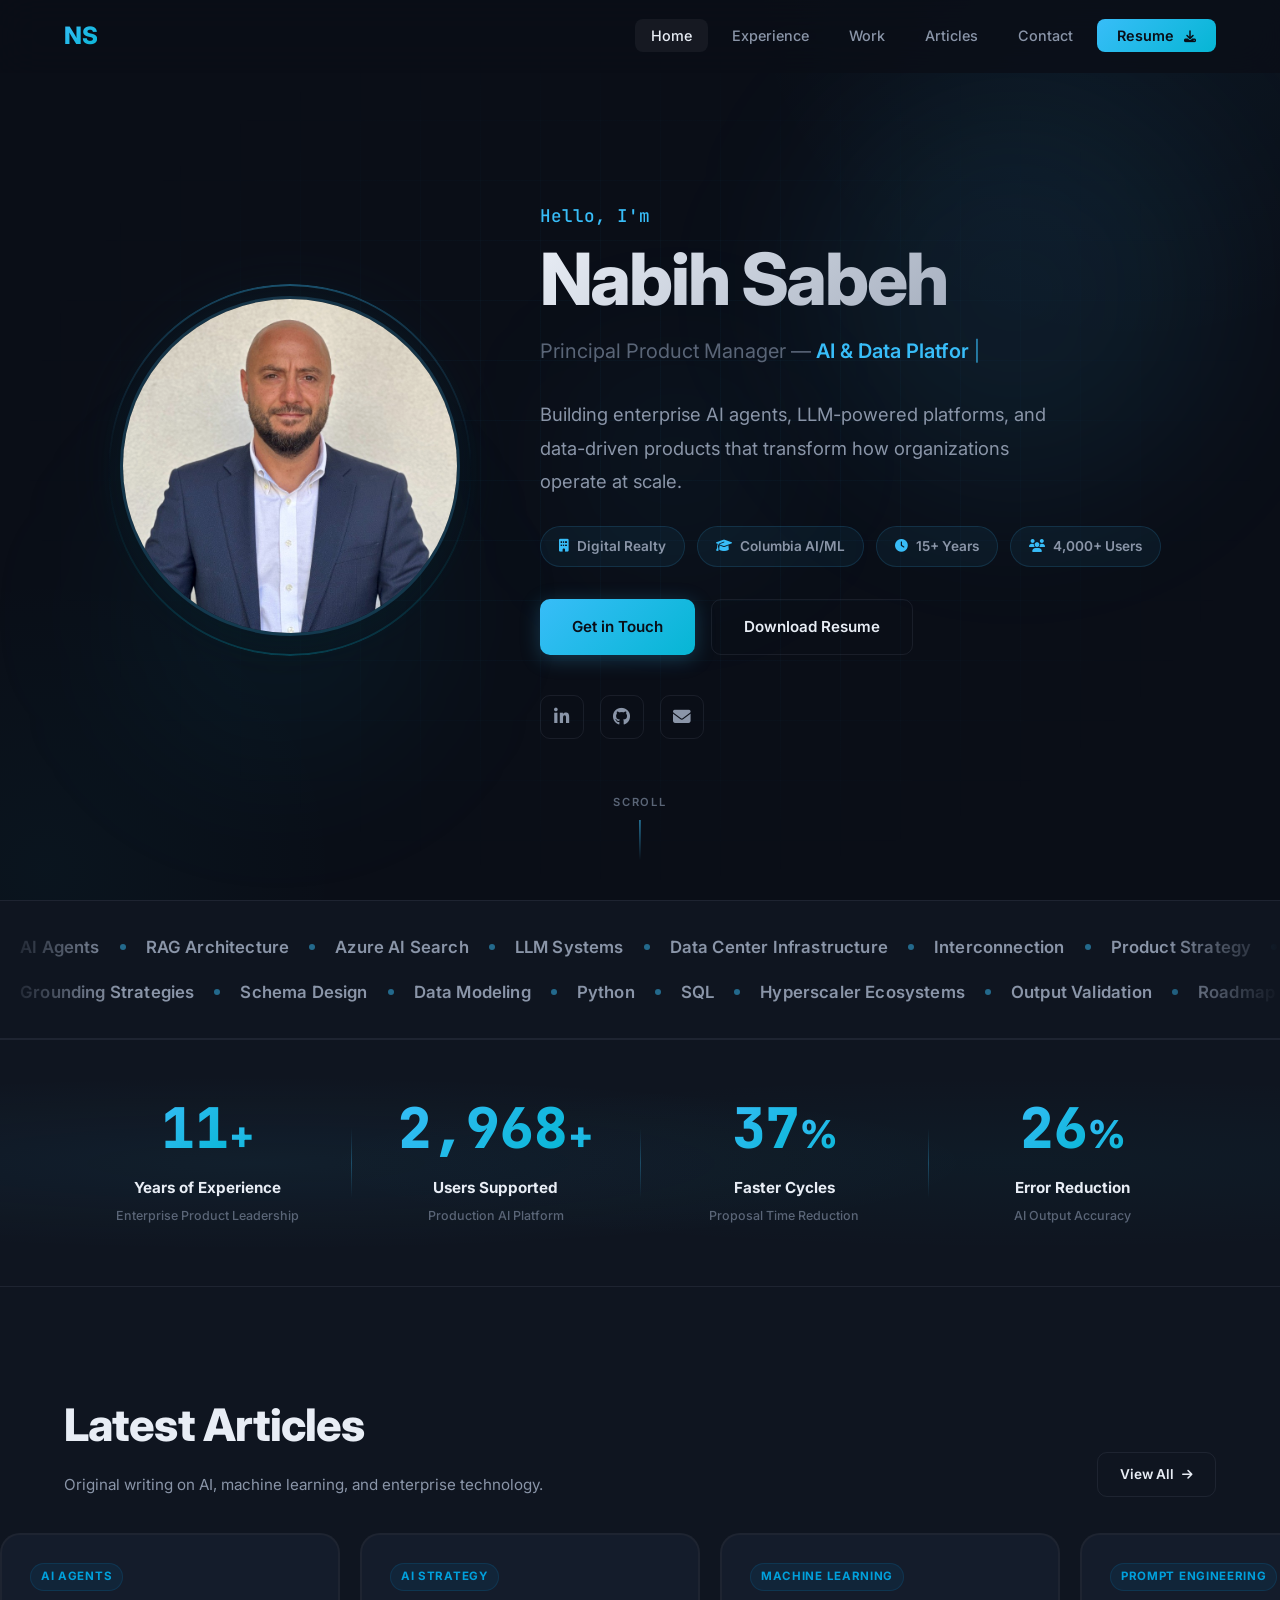
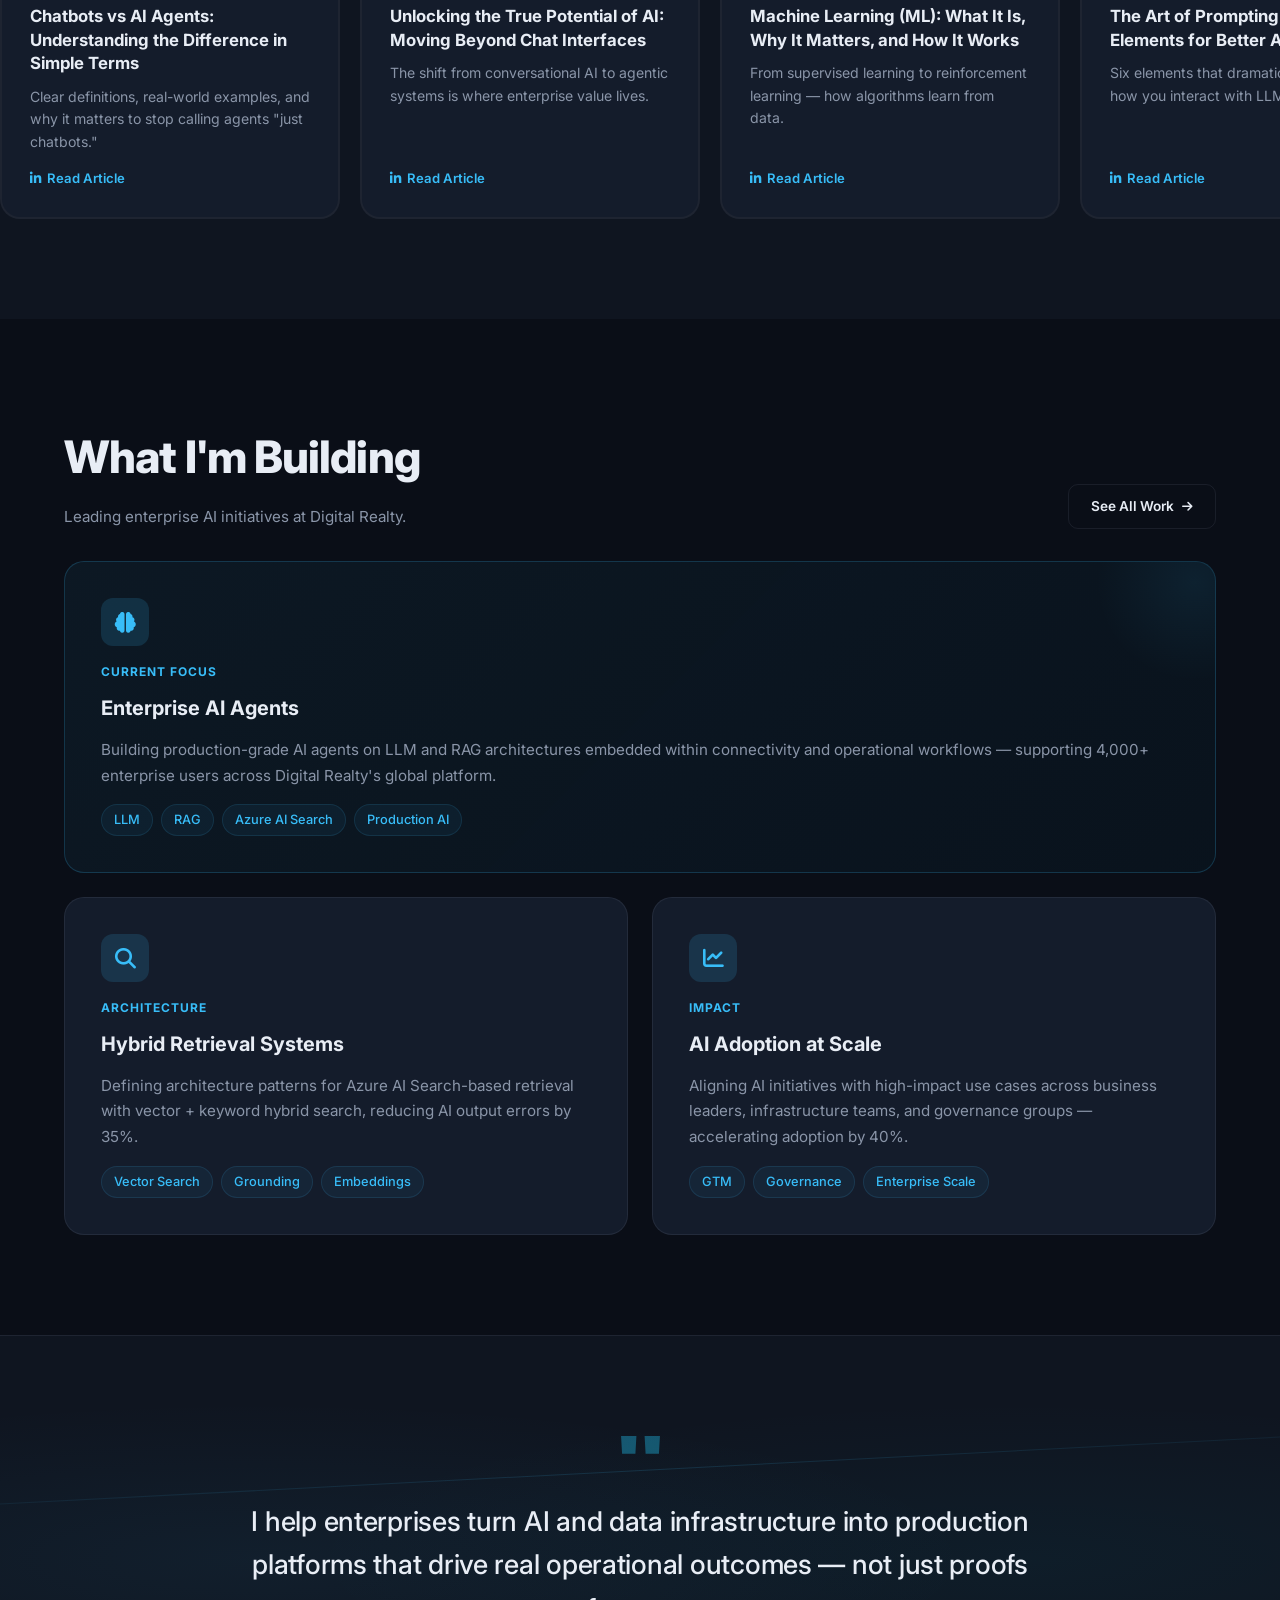
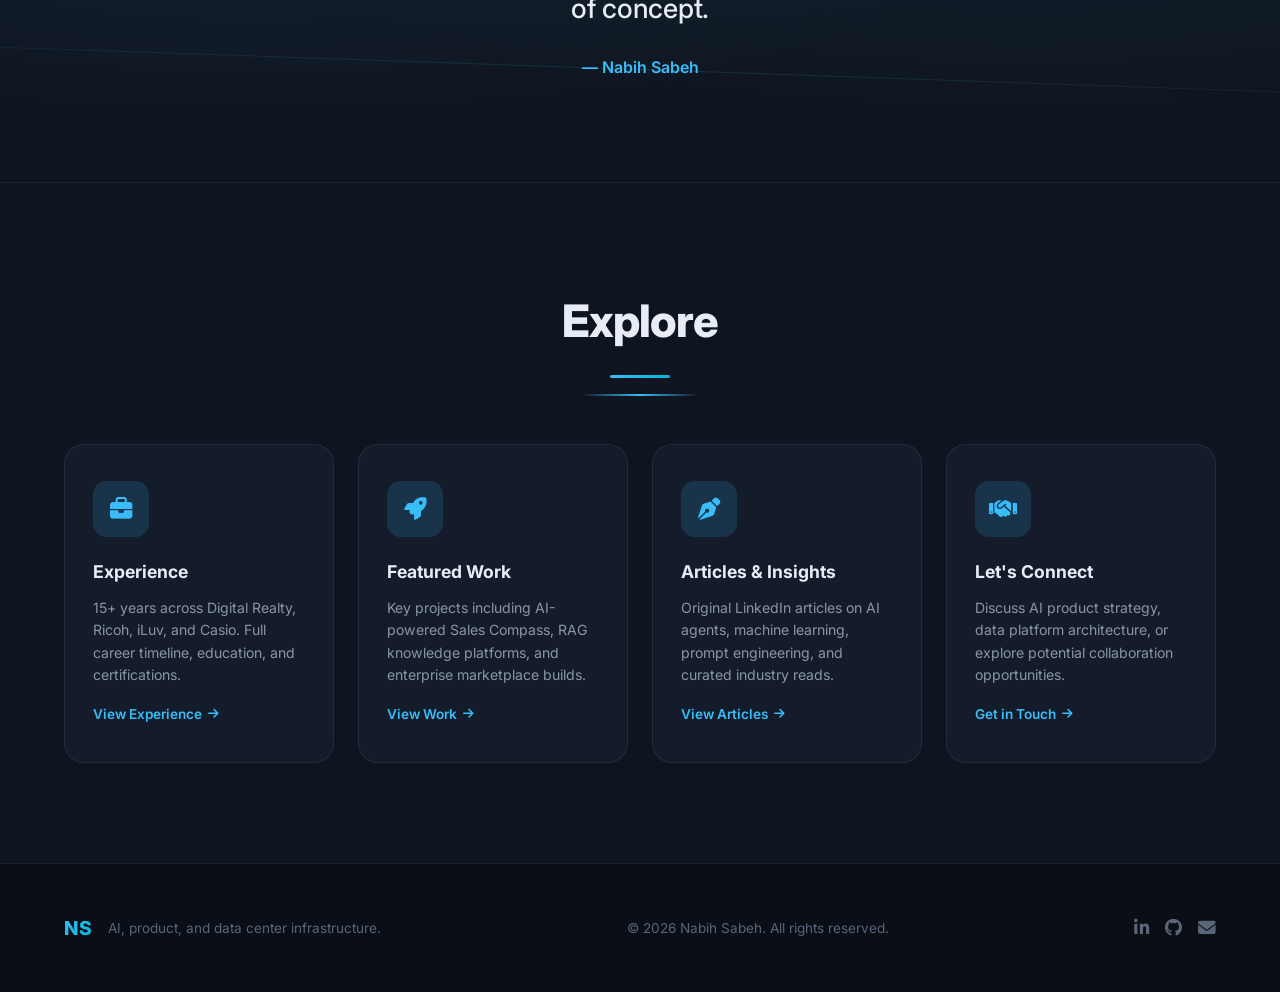
<file: index.html>
<!DOCTYPE html>
<html lang="en">
<head>
  <meta charset="UTF-8">
  <meta name="viewport" content="width=device-width, initial-scale=1.0">
  <title>Nabih Sabeh — Principal Product Manager | AI & Data Platforms</title>
  <meta name="description" content="Nabih Sabeh is a Principal Product Manager specializing in AI agents, LLM/RAG systems, and enterprise data platforms with 15+ years of experience in data center infrastructure and interconnection ecosystems.">
  <link rel="preconnect" href="https://fonts.googleapis.com">
  <link rel="preconnect" href="https://fonts.gstatic.com" crossorigin>
  <link href="https://fonts.googleapis.com/css2?family=Inter:wght@300;400;500;600;700;800&family=JetBrains+Mono:wght@400;500&display=swap" rel="stylesheet">
  <link rel="stylesheet" href="https://cdnjs.cloudflare.com/ajax/libs/font-awesome/6.5.1/css/all.min.css">
  <link rel="stylesheet" href="style.css">
</head>
<body>

  <nav id="navbar">
    <div class="nav-container">
      <a href="index.html" class="nav-logo">NS</a>
      <button class="nav-toggle" id="navToggle" aria-label="Toggle navigation">
        <span></span><span></span><span></span>
      </button>
      <ul class="nav-links" id="navLinks">
        <li><a href="index.html" class="active">Home</a></li>
        <li><a href="experience.html">Experience</a></li>
        <li><a href="work.html">Work</a></li>
        <li><a href="articles.html">Articles</a></li>
        <li><a href="contact.html">Contact</a></li>
        <li><a href="assets/Nabih_Sabeh_Resume.pdf" class="nav-cta" download>Resume <i class="fas fa-download"></i></a></li>
      </ul>
    </div>
  </nav>

  <!-- Hero -->
  <section id="hero">
    <div class="hero-bg-grid"></div>
    <div class="hero-orb hero-orb-1"></div>
    <div class="hero-orb hero-orb-2"></div>
    <div class="hero-orb hero-orb-3"></div>
    <div class="hero-content">
      <div class="hero-text">
        <p class="hero-greeting">Hello, I'm</p>
        <h1 class="hero-name">Nabih Sabeh</h1>
        <div class="hero-title-wrapper">
          <span class="hero-title-prefix">Principal Product Manager —</span>
          <span class="typed-text" id="typedText"></span>
          <span class="cursor-blink">|</span>
        </div>
        <p class="hero-summary">Building enterprise AI agents, LLM-powered platforms, and data-driven products that transform how organizations operate at scale.</p>
        <div class="hero-highlights">
          <div class="hero-highlight"><i class="fas fa-building"></i><span>Digital Realty</span></div>
          <div class="hero-highlight"><i class="fas fa-graduation-cap"></i><span>Columbia AI/ML</span></div>
          <div class="hero-highlight"><i class="fas fa-clock"></i><span>15+ Years</span></div>
          <div class="hero-highlight"><i class="fas fa-users"></i><span>4,000+ Users</span></div>
        </div>
        <div class="hero-cta">
          <a href="contact.html" class="btn btn-primary">Get in Touch</a>
          <a href="assets/Nabih_Sabeh_Resume.pdf" class="btn btn-outline" download>Download Resume</a>
        </div>
        <div class="hero-socials">
          <a href="https://www.linkedin.com/in/nabih-sabeh/" target="_blank" rel="noopener" aria-label="LinkedIn"><i class="fab fa-linkedin-in"></i></a>
          <a href="https://github.com/nabihsabeh85" target="_blank" rel="noopener" aria-label="GitHub"><i class="fab fa-github"></i></a>
          <a href="mailto:nabih@nabihsabeh.com" aria-label="Email"><i class="fas fa-envelope"></i></a>
        </div>
      </div>
      <div class="hero-image-wrapper">
        <div class="hero-image-glow"></div>
        <div class="hero-image-ring"></div>
        <img src="assets/profile.png" alt="Nabih Sabeh" class="hero-image">
      </div>
    </div>
    <a href="#impact" class="scroll-indicator" aria-label="Scroll down">
      <span class="scroll-indicator-text">Scroll</span>
      <div class="scroll-indicator-line"></div>
    </a>
  </section>

  <!-- Marquee -->
  <div class="marquee-section">
    <div class="marquee-track">
      <div class="marquee-content">
        <span>AI Agents</span><span class="marquee-dot"></span><span>RAG Architecture</span><span class="marquee-dot"></span><span>Azure AI Search</span><span class="marquee-dot"></span><span>LLM Systems</span><span class="marquee-dot"></span><span>Data Center Infrastructure</span><span class="marquee-dot"></span><span>Interconnection</span><span class="marquee-dot"></span><span>Product Strategy</span><span class="marquee-dot"></span><span>Hybrid Search</span><span class="marquee-dot"></span><span>ETL Pipelines</span><span class="marquee-dot"></span><span>Workflow Automation</span><span class="marquee-dot"></span><span>Enterprise SaaS</span><span class="marquee-dot"></span><span>Data Governance</span><span class="marquee-dot"></span><span>Embedding Strategy</span><span class="marquee-dot"></span><span>Agile Delivery</span><span class="marquee-dot"></span><span>Cloud Connectivity</span><span class="marquee-dot"></span>
      </div>
      <div class="marquee-content" aria-hidden="true">
        <span>AI Agents</span><span class="marquee-dot"></span><span>RAG Architecture</span><span class="marquee-dot"></span><span>Azure AI Search</span><span class="marquee-dot"></span><span>LLM Systems</span><span class="marquee-dot"></span><span>Data Center Infrastructure</span><span class="marquee-dot"></span><span>Interconnection</span><span class="marquee-dot"></span><span>Product Strategy</span><span class="marquee-dot"></span><span>Hybrid Search</span><span class="marquee-dot"></span><span>ETL Pipelines</span><span class="marquee-dot"></span><span>Workflow Automation</span><span class="marquee-dot"></span><span>Enterprise SaaS</span><span class="marquee-dot"></span><span>Data Governance</span><span class="marquee-dot"></span><span>Embedding Strategy</span><span class="marquee-dot"></span><span>Agile Delivery</span><span class="marquee-dot"></span><span>Cloud Connectivity</span><span class="marquee-dot"></span>
      </div>
    </div>
    <div class="marquee-track marquee-reverse">
      <div class="marquee-content">
        <span>Grounding Strategies</span><span class="marquee-dot"></span><span>Schema Design</span><span class="marquee-dot"></span><span>Data Modeling</span><span class="marquee-dot"></span><span>Python</span><span class="marquee-dot"></span><span>SQL</span><span class="marquee-dot"></span><span>Hyperscaler Ecosystems</span><span class="marquee-dot"></span><span>Output Validation</span><span class="marquee-dot"></span><span>Roadmap Strategy</span><span class="marquee-dot"></span><span>Release Management</span><span class="marquee-dot"></span><span>AI Observability</span><span class="marquee-dot"></span><span>Salesforce</span><span class="marquee-dot"></span><span>IoT Systems</span><span class="marquee-dot"></span><span>Risk Mitigation</span><span class="marquee-dot"></span><span>Product Analytics</span><span class="marquee-dot"></span><span>Data Migration</span><span class="marquee-dot"></span>
      </div>
      <div class="marquee-content" aria-hidden="true">
        <span>Grounding Strategies</span><span class="marquee-dot"></span><span>Schema Design</span><span class="marquee-dot"></span><span>Data Modeling</span><span class="marquee-dot"></span><span>Python</span><span class="marquee-dot"></span><span>SQL</span><span class="marquee-dot"></span><span>Hyperscaler Ecosystems</span><span class="marquee-dot"></span><span>Output Validation</span><span class="marquee-dot"></span><span>Roadmap Strategy</span><span class="marquee-dot"></span><span>Release Management</span><span class="marquee-dot"></span><span>AI Observability</span><span class="marquee-dot"></span><span>Salesforce</span><span class="marquee-dot"></span><span>IoT Systems</span><span class="marquee-dot"></span><span>Risk Mitigation</span><span class="marquee-dot"></span><span>Product Analytics</span><span class="marquee-dot"></span><span>Data Migration</span><span class="marquee-dot"></span>
      </div>
    </div>
  </div>

  <!-- Impact Stats Strip -->
  <section id="impact" class="impact-strip">
    <div class="impact-strip-bg"></div>
    <div class="container">
      <div class="impact-grid">
        <div class="impact-item reveal">
          <span class="impact-number" data-count="15">0</span><span class="impact-suffix">+</span>
          <span class="impact-label">Years of Experience</span>
          <span class="impact-detail">Enterprise Product Leadership</span>
        </div>
        <div class="impact-divider"></div>
        <div class="impact-item reveal">
          <span class="impact-number" data-count="4000">0</span><span class="impact-suffix">+</span>
          <span class="impact-label">Users Supported</span>
          <span class="impact-detail">Production AI Platform</span>
        </div>
        <div class="impact-divider"></div>
        <div class="impact-item reveal">
          <span class="impact-number" data-count="50">0</span><span class="impact-suffix">%</span>
          <span class="impact-label">Faster Cycles</span>
          <span class="impact-detail">Proposal Time Reduction</span>
        </div>
        <div class="impact-divider"></div>
        <div class="impact-item reveal">
          <span class="impact-number" data-count="35">0</span><span class="impact-suffix">%</span>
          <span class="impact-label">Error Reduction</span>
          <span class="impact-detail">AI Output Accuracy</span>
        </div>
      </div>
    </div>
  </section>

  <!-- About (hidden) -->

  <!-- Articles Banner -->
  <section class="section section-alt articles-banner-section">
    <div class="container">
      <div class="banner-header reveal">
        <div>
          <h2 class="section-title" style="text-align:left">Latest Articles</h2>
          <p class="banner-subtitle">Original writing on AI, machine learning, and enterprise technology.</p>
        </div>
        <a href="articles.html" class="btn btn-outline btn-sm">View All <i class="fas fa-arrow-right"></i></a>
      </div>
    </div>
    <div class="articles-banner reveal">
      <div class="articles-banner-track">
        <a href="https://www.linkedin.com/posts/nabih-sabeh_ai-chatbots-aiagents-activity-7324807387704418304-_RdM" target="_blank" rel="noopener" class="banner-card glow-border">
          <div class="banner-card-inner">
            <div class="banner-card-tag">AI Agents</div>
            <h3>Chatbots vs AI Agents: Understanding the Difference in Simple Terms</h3>
            <p>Clear definitions, real-world examples, and why it matters to stop calling agents "just chatbots."</p>
            <span class="banner-card-link"><i class="fab fa-linkedin-in"></i> Read Article</span>
          </div>
        </a>
        <a href="https://www.linkedin.com/posts/nabih-sabeh_ai-innovation-futureofwork-activity-7204152120143458305-u5Pz" target="_blank" rel="noopener" class="banner-card glow-border">
          <div class="banner-card-inner">
            <div class="banner-card-tag">AI Strategy</div>
            <h3>Unlocking the True Potential of AI: Moving Beyond Chat Interfaces</h3>
            <p>The shift from conversational AI to agentic systems is where enterprise value lives.</p>
            <span class="banner-card-link"><i class="fab fa-linkedin-in"></i> Read Article</span>
          </div>
        </a>
        <a href="https://www.linkedin.com/posts/nabih-sabeh_techtalk-machinelearning-futureisnow-activity-7171271437750620162-PAg6" target="_blank" rel="noopener" class="banner-card glow-border">
          <div class="banner-card-inner">
            <div class="banner-card-tag">Machine Learning</div>
            <h3>Machine Learning (ML): What It Is, Why It Matters, and How It Works</h3>
            <p>From supervised learning to reinforcement learning — how algorithms learn from data.</p>
            <span class="banner-card-link"><i class="fab fa-linkedin-in"></i> Read Article</span>
          </div>
        </a>
        <a href="https://www.linkedin.com/posts/nabih-sabeh_in-my-last-article-i-discussed-the-importance-activity-7170813043059200000-send" target="_blank" rel="noopener" class="banner-card glow-border">
          <div class="banner-card-inner">
            <div class="banner-card-tag">Prompt Engineering</div>
            <h3>The Art of Prompting: 6 Key Elements for Better AI Outputs</h3>
            <p>Six elements that dramatically improve how you interact with LLMs.</p>
            <span class="banner-card-link"><i class="fab fa-linkedin-in"></i> Read Article</span>
          </div>
        </a>
        <a href="https://www.linkedin.com/posts/nabih-sabeh_aivsautomation-techtalk-activity-7170494806081671168-dzj8" target="_blank" rel="noopener" class="banner-card glow-border">
          <div class="banner-card-inner">
            <div class="banner-card-tag">AI vs Automation</div>
            <h3>Beyond Buzzwords: A Closer Look at AI and Automation</h3>
            <p>What's real AI, what's automation, and what's just buzz.</p>
            <span class="banner-card-link"><i class="fab fa-linkedin-in"></i> Read Article</span>
          </div>
        </a>
        <a href="https://www.linkedin.com/posts/nabih-sabeh_ai-artificialintelligence-innovation-activity-7170070961474510848-5f0E" target="_blank" rel="noopener" class="banner-card glow-border">
          <div class="banner-card-inner">
            <div class="banner-card-tag">AI Adoption</div>
            <h3>Navigating the AI Landscape: Beyond Mediocre Responses</h3>
            <p>It's not the AI that needs to change — it's how we use it.</p>
            <span class="banner-card-link"><i class="fab fa-linkedin-in"></i> Read Article</span>
          </div>
        </a>
      </div>
    </div>
  </section>

  <!-- What I'm Building -->
  <section class="section">
    <div class="container">
      <div class="banner-header reveal">
        <div>
          <h2 class="section-title" style="text-align:left">What I'm Building</h2>
          <p class="banner-subtitle">Leading enterprise AI initiatives at Digital Realty.</p>
        </div>
        <a href="work.html" class="btn btn-outline btn-sm">See All Work <i class="fas fa-arrow-right"></i></a>
      </div>
      <div class="building-grid" style="margin-top:24px">
        <div class="building-card building-card-featured reveal">
          <div class="building-card-glow"></div>
          <div class="building-icon"><i class="fas fa-brain"></i></div>
          <div class="building-label">Current Focus</div>
          <h3>Enterprise AI Agents</h3>
          <p>Building production-grade AI agents on LLM and RAG architectures embedded within connectivity and operational workflows — supporting 4,000+ enterprise users across Digital Realty's global platform.</p>
          <div class="building-tags"><span>LLM</span><span>RAG</span><span>Azure AI Search</span><span>Production AI</span></div>
        </div>
        <div class="building-card reveal">
          <div class="building-icon"><i class="fas fa-search"></i></div>
          <div class="building-label">Architecture</div>
          <h3>Hybrid Retrieval Systems</h3>
          <p>Defining architecture patterns for Azure AI Search-based retrieval with vector + keyword hybrid search, reducing AI output errors by 35%.</p>
          <div class="building-tags"><span>Vector Search</span><span>Grounding</span><span>Embeddings</span></div>
        </div>
        <div class="building-card reveal">
          <div class="building-icon"><i class="fas fa-chart-line"></i></div>
          <div class="building-label">Impact</div>
          <h3>AI Adoption at Scale</h3>
          <p>Aligning AI initiatives with high-impact use cases across business leaders, infrastructure teams, and governance groups — accelerating adoption by 40%.</p>
          <div class="building-tags"><span>GTM</span><span>Governance</span><span>Enterprise Scale</span></div>
        </div>
      </div>
    </div>
  </section>

  <!-- Quote -->
  <section class="quote-section">
    <div class="quote-bg-line quote-bg-line-1"></div>
    <div class="quote-bg-line quote-bg-line-2"></div>
    <div class="container">
      <blockquote class="pull-quote reveal">
        <span class="quote-mark">"</span>
        <p>I help enterprises turn AI and data infrastructure into production platforms that drive real operational outcomes — not just proofs of concept.</p>
        <cite>— Nabih Sabeh</cite>
      </blockquote>
    </div>
  </section>

  <!-- Explore Pages -->
  <section class="section section-alt">
    <div class="container">
      <h2 class="section-title reveal">Explore</h2>
      <div class="section-glow-line reveal"></div>
      <div class="explore-grid">
        <a href="experience.html" class="explore-card reveal">
          <div class="explore-icon-wrap"><i class="fas fa-briefcase"></i></div>
          <h3>Experience</h3>
          <p>15+ years across Digital Realty, Ricoh, iLuv, and Casio. Full career timeline, education, and certifications.</p>
          <span class="explore-link">View Experience <i class="fas fa-arrow-right"></i></span>
        </a>
        <a href="work.html" class="explore-card reveal">
          <div class="explore-icon-wrap"><i class="fas fa-rocket"></i></div>
          <h3>Featured Work</h3>
          <p>Key projects including AI-powered Sales Compass, RAG knowledge platforms, and enterprise marketplace builds.</p>
          <span class="explore-link">View Work <i class="fas fa-arrow-right"></i></span>
        </a>
        <a href="articles.html" class="explore-card reveal">
          <div class="explore-icon-wrap"><i class="fas fa-pen-nib"></i></div>
          <h3>Articles & Insights</h3>
          <p>Original LinkedIn articles on AI agents, machine learning, prompt engineering, and curated industry reads.</p>
          <span class="explore-link">View Articles <i class="fas fa-arrow-right"></i></span>
        </a>
        <a href="contact.html" class="explore-card reveal">
          <div class="explore-icon-wrap"><i class="fas fa-handshake"></i></div>
          <h3>Let's Connect</h3>
          <p>Discuss AI product strategy, data platform architecture, or explore potential collaboration opportunities.</p>
          <span class="explore-link">Get in Touch <i class="fas fa-arrow-right"></i></span>
        </a>
      </div>
    </div>
  </section>

  <footer>
    <div class="container">
      <div class="footer-content">
        <div class="footer-left">
          <span class="footer-logo">NS</span>
          <p>AI, product, and data center infrastructure.</p>
        </div>
        <p class="footer-copy">&copy; 2026 Nabih Sabeh. All rights reserved.</p>
        <div class="footer-links">
          <a href="https://www.linkedin.com/in/nabih-sabeh/" target="_blank" rel="noopener"><i class="fab fa-linkedin-in"></i></a>
          <a href="https://github.com/nabihsabeh85" target="_blank" rel="noopener"><i class="fab fa-github"></i></a>
          <a href="mailto:nabih@nabihsabeh.com"><i class="fas fa-envelope"></i></a>
        </div>
      </div>
    </div>
  </footer>

  <script src="script.js"></script>
</body>
</html>
</file>
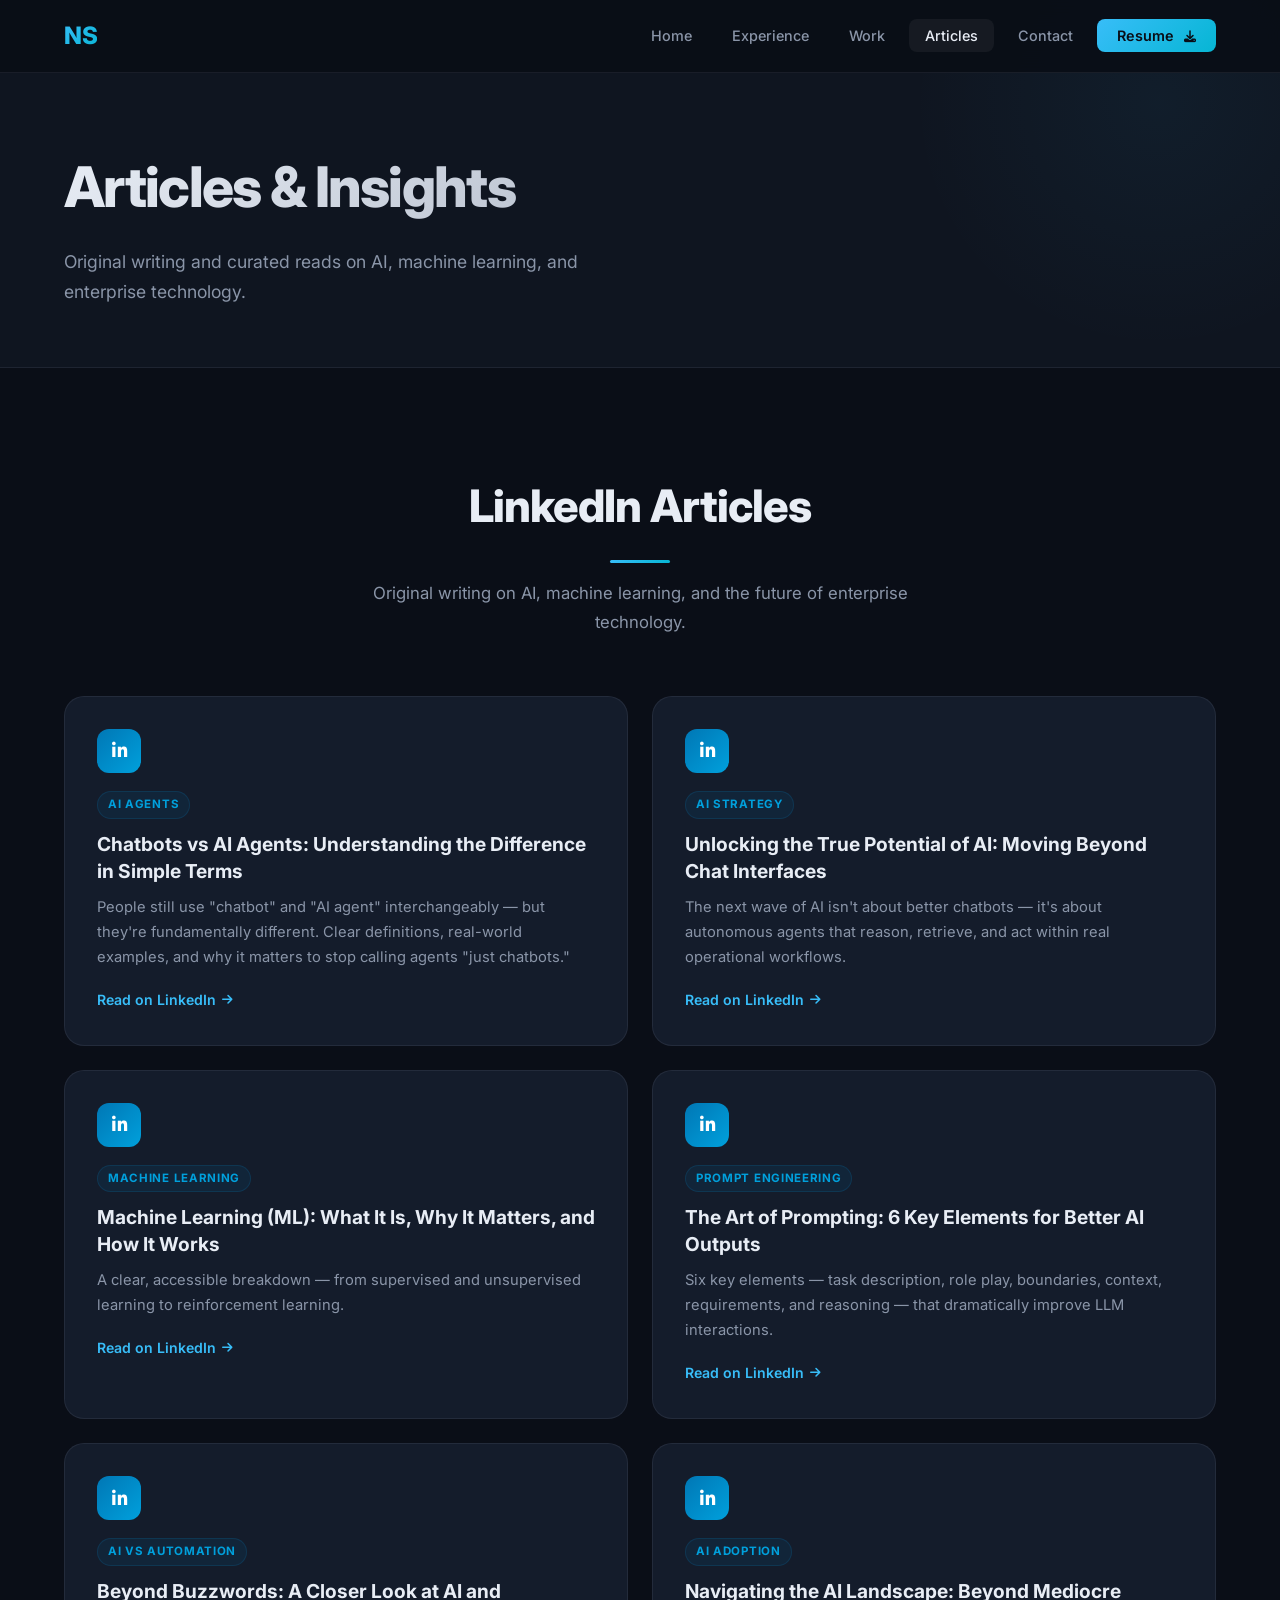
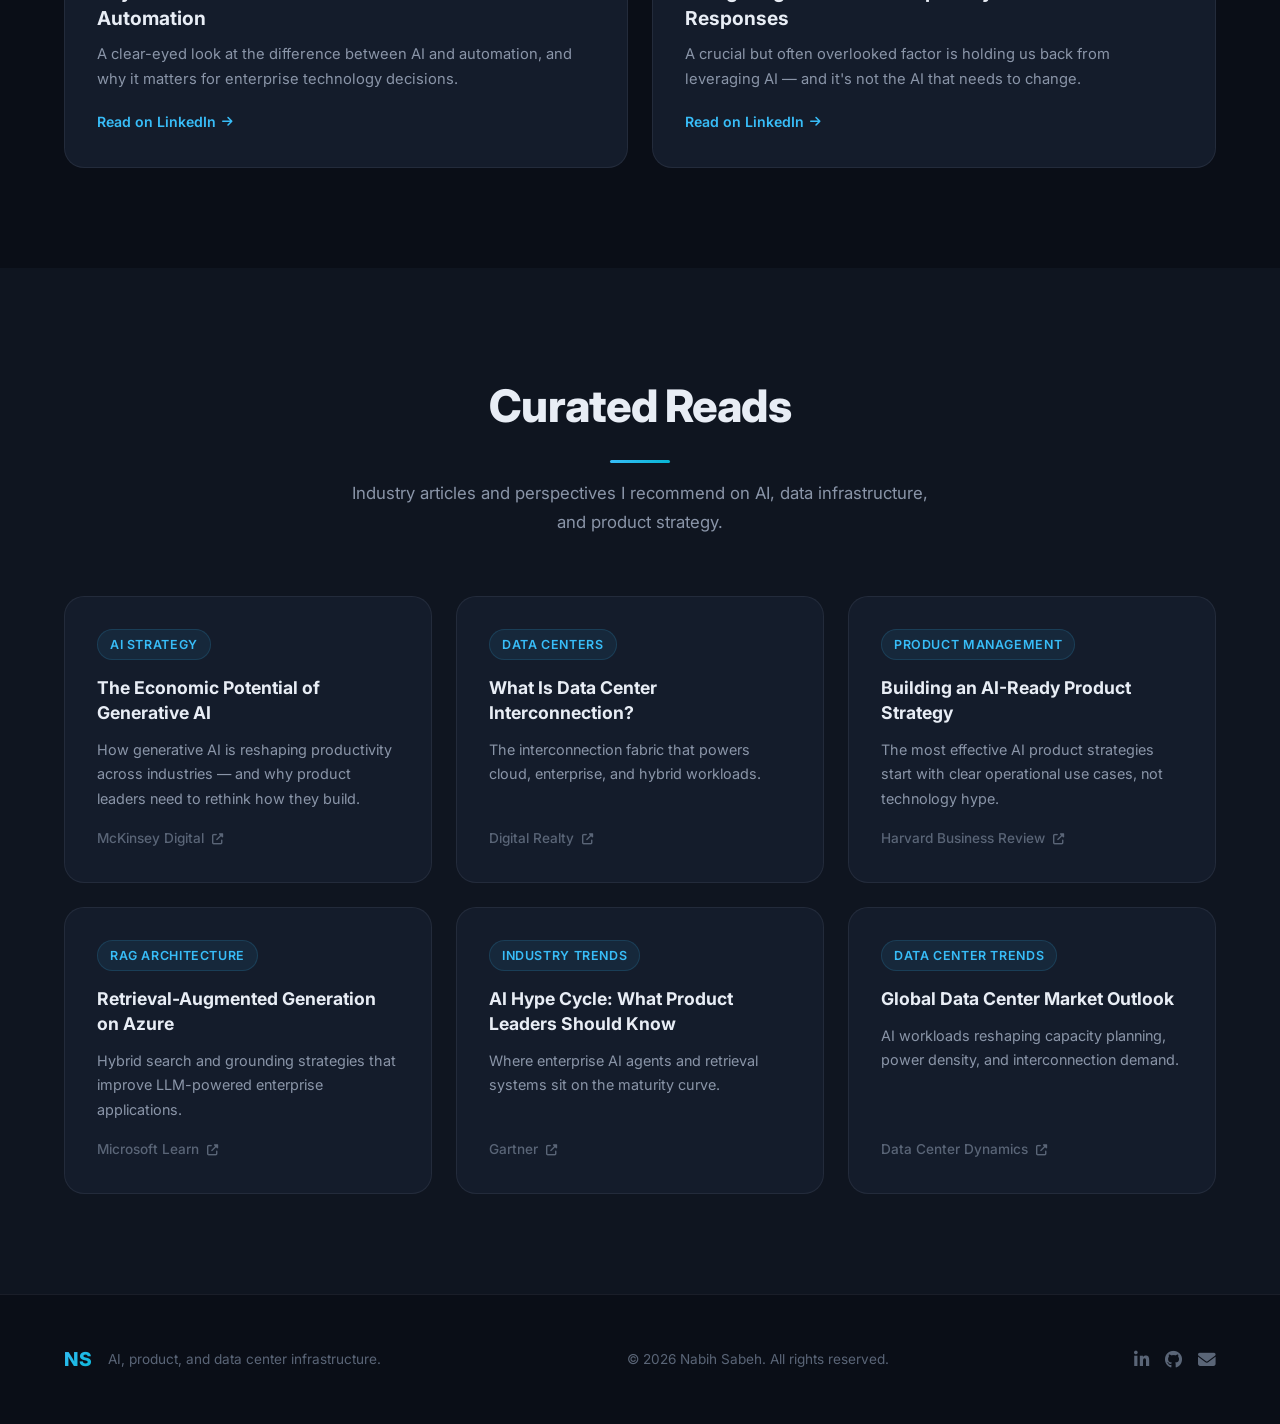
<file: articles.html>
<!DOCTYPE html>
<html lang="en">
<head>
  <meta charset="UTF-8">
  <meta name="viewport" content="width=device-width, initial-scale=1.0">
  <title>Articles — Nabih Sabeh</title>
  <meta name="description" content="Articles and insights by Nabih Sabeh on AI, machine learning, data centers, and enterprise product strategy.">
  <link rel="preconnect" href="https://fonts.googleapis.com">
  <link rel="preconnect" href="https://fonts.gstatic.com" crossorigin>
  <link href="https://fonts.googleapis.com/css2?family=Inter:wght@300;400;500;600;700;800&family=JetBrains+Mono:wght@400;500&display=swap" rel="stylesheet">
  <link rel="stylesheet" href="https://cdnjs.cloudflare.com/ajax/libs/font-awesome/6.5.1/css/all.min.css">
  <link rel="stylesheet" href="style.css">
</head>
<body>

  <nav id="navbar" class="scrolled">
    <div class="nav-container">
      <a href="index.html" class="nav-logo">NS</a>
      <button class="nav-toggle" id="navToggle" aria-label="Toggle navigation"><span></span><span></span><span></span></button>
      <ul class="nav-links" id="navLinks">
        <li><a href="index.html">Home</a></li>
        <li><a href="experience.html">Experience</a></li>
        <li><a href="work.html">Work</a></li>
        <li><a href="articles.html" class="active">Articles</a></li>
        <li><a href="contact.html">Contact</a></li>
        <li><a href="assets/Nabih_Sabeh_Resume.pdf" class="nav-cta" download>Resume <i class="fas fa-download"></i></a></li>
      </ul>
    </div>
  </nav>

  <section class="page-header">
    <div class="container">
      <h1 class="page-header-title">Articles & Insights</h1>
      <p class="page-header-subtitle">Original writing and curated reads on AI, machine learning, and enterprise technology.</p>
    </div>
  </section>

  <section class="section">
    <div class="container">
      <h2 class="section-title reveal">LinkedIn Articles</h2>
      <p class="section-subtitle reveal">Original writing on AI, machine learning, and the future of enterprise technology.</p>
      <div class="articles-grid">
        <a href="https://www.linkedin.com/posts/nabih-sabeh_ai-chatbots-aiagents-activity-7324807387704418304-_RdM" target="_blank" rel="noopener" class="article-card reveal">
          <div class="article-icon"><i class="fab fa-linkedin-in"></i></div>
          <div class="article-body">
            <div class="article-tag">AI Agents</div>
            <h3>Chatbots vs AI Agents: Understanding the Difference in Simple Terms</h3>
            <p>People still use "chatbot" and "AI agent" interchangeably — but they're fundamentally different. Clear definitions, real-world examples, and why it matters to stop calling agents "just chatbots."</p>
            <span class="article-read">Read on LinkedIn <i class="fas fa-arrow-right"></i></span>
          </div>
        </a>
        <a href="https://www.linkedin.com/posts/nabih-sabeh_ai-innovation-futureofwork-activity-7204152120143458305-u5Pz" target="_blank" rel="noopener" class="article-card reveal">
          <div class="article-icon"><i class="fab fa-linkedin-in"></i></div>
          <div class="article-body">
            <div class="article-tag">AI Strategy</div>
            <h3>Unlocking the True Potential of AI: Moving Beyond Chat Interfaces</h3>
            <p>The next wave of AI isn't about better chatbots — it's about autonomous agents that reason, retrieve, and act within real operational workflows.</p>
            <span class="article-read">Read on LinkedIn <i class="fas fa-arrow-right"></i></span>
          </div>
        </a>
        <a href="https://www.linkedin.com/posts/nabih-sabeh_techtalk-machinelearning-futureisnow-activity-7171271437750620162-PAg6" target="_blank" rel="noopener" class="article-card reveal">
          <div class="article-icon"><i class="fab fa-linkedin-in"></i></div>
          <div class="article-body">
            <div class="article-tag">Machine Learning</div>
            <h3>Machine Learning (ML): What It Is, Why It Matters, and How It Works</h3>
            <p>A clear, accessible breakdown — from supervised and unsupervised learning to reinforcement learning.</p>
            <span class="article-read">Read on LinkedIn <i class="fas fa-arrow-right"></i></span>
          </div>
        </a>
        <a href="https://www.linkedin.com/posts/nabih-sabeh_in-my-last-article-i-discussed-the-importance-activity-7170813043059200000-send" target="_blank" rel="noopener" class="article-card reveal">
          <div class="article-icon"><i class="fab fa-linkedin-in"></i></div>
          <div class="article-body">
            <div class="article-tag">Prompt Engineering</div>
            <h3>The Art of Prompting: 6 Key Elements for Better AI Outputs</h3>
            <p>Six key elements — task description, role play, boundaries, context, requirements, and reasoning — that dramatically improve LLM interactions.</p>
            <span class="article-read">Read on LinkedIn <i class="fas fa-arrow-right"></i></span>
          </div>
        </a>
        <a href="https://www.linkedin.com/posts/nabih-sabeh_aivsautomation-techtalk-activity-7170494806081671168-dzj8" target="_blank" rel="noopener" class="article-card reveal">
          <div class="article-icon"><i class="fab fa-linkedin-in"></i></div>
          <div class="article-body">
            <div class="article-tag">AI vs Automation</div>
            <h3>Beyond Buzzwords: A Closer Look at AI and Automation</h3>
            <p>A clear-eyed look at the difference between AI and automation, and why it matters for enterprise technology decisions.</p>
            <span class="article-read">Read on LinkedIn <i class="fas fa-arrow-right"></i></span>
          </div>
        </a>
        <a href="https://www.linkedin.com/posts/nabih-sabeh_ai-artificialintelligence-innovation-activity-7170070961474510848-5f0E" target="_blank" rel="noopener" class="article-card reveal">
          <div class="article-icon"><i class="fab fa-linkedin-in"></i></div>
          <div class="article-body">
            <div class="article-tag">AI Adoption</div>
            <h3>Navigating the AI Landscape: Beyond Mediocre Responses</h3>
            <p>A crucial but often overlooked factor is holding us back from leveraging AI — and it's not the AI that needs to change.</p>
            <span class="article-read">Read on LinkedIn <i class="fas fa-arrow-right"></i></span>
          </div>
        </a>
      </div>
    </div>
  </section>

  <section class="section section-alt">
    <div class="container">
      <h2 class="section-title reveal">Curated Reads</h2>
      <p class="section-subtitle reveal">Industry articles and perspectives I recommend on AI, data infrastructure, and product strategy.</p>
      <div class="insights-grid">
        <a href="https://www.mckinsey.com/capabilities/mckinsey-digital/our-insights/the-economic-potential-of-generative-ai-the-next-productivity-frontier" target="_blank" rel="noopener" class="insight-card reveal">
          <div class="insight-tag">AI Strategy</div>
          <h3>The Economic Potential of Generative AI</h3>
          <p>How generative AI is reshaping productivity across industries — and why product leaders need to rethink how they build.</p>
          <span class="insight-source">McKinsey Digital <i class="fas fa-external-link-alt"></i></span>
        </a>
        <a href="https://www.digitalrealty.com/resources/articles/what-is-data-center-interconnection" target="_blank" rel="noopener" class="insight-card reveal">
          <div class="insight-tag">Data Centers</div>
          <h3>What Is Data Center Interconnection?</h3>
          <p>The interconnection fabric that powers cloud, enterprise, and hybrid workloads.</p>
          <span class="insight-source">Digital Realty <i class="fas fa-external-link-alt"></i></span>
        </a>
        <a href="https://hbr.org/2024/09/a-guide-to-building-an-ai-ready-product-strategy" target="_blank" rel="noopener" class="insight-card reveal">
          <div class="insight-tag">Product Management</div>
          <h3>Building an AI-Ready Product Strategy</h3>
          <p>The most effective AI product strategies start with clear operational use cases, not technology hype.</p>
          <span class="insight-source">Harvard Business Review <i class="fas fa-external-link-alt"></i></span>
        </a>
        <a href="https://learn.microsoft.com/en-us/azure/search/retrieval-augmented-generation-overview" target="_blank" rel="noopener" class="insight-card reveal">
          <div class="insight-tag">RAG Architecture</div>
          <h3>Retrieval-Augmented Generation on Azure</h3>
          <p>Hybrid search and grounding strategies that improve LLM-powered enterprise applications.</p>
          <span class="insight-source">Microsoft Learn <i class="fas fa-external-link-alt"></i></span>
        </a>
        <a href="https://www.gartner.com/en/articles/what-s-new-in-artificial-intelligence-from-the-2023-gartner-hype-cycle" target="_blank" rel="noopener" class="insight-card reveal">
          <div class="insight-tag">Industry Trends</div>
          <h3>AI Hype Cycle: What Product Leaders Should Know</h3>
          <p>Where enterprise AI agents and retrieval systems sit on the maturity curve.</p>
          <span class="insight-source">Gartner <i class="fas fa-external-link-alt"></i></span>
        </a>
        <a href="https://www.datacenterdynamics.com/en/marketwatch/global-data-center-trends-2024/" target="_blank" rel="noopener" class="insight-card reveal">
          <div class="insight-tag">Data Center Trends</div>
          <h3>Global Data Center Market Outlook</h3>
          <p>AI workloads reshaping capacity planning, power density, and interconnection demand.</p>
          <span class="insight-source">Data Center Dynamics <i class="fas fa-external-link-alt"></i></span>
        </a>
      </div>
    </div>
  </section>

  <footer>
    <div class="container">
      <div class="footer-content">
        <div class="footer-left"><span class="footer-logo">NS</span><p>AI, product, and data center infrastructure.</p></div>
        <p class="footer-copy">&copy; 2026 Nabih Sabeh. All rights reserved.</p>
        <div class="footer-links">
          <a href="https://www.linkedin.com/in/nabih-sabeh/" target="_blank" rel="noopener"><i class="fab fa-linkedin-in"></i></a>
          <a href="https://github.com/nabihsabeh85" target="_blank" rel="noopener"><i class="fab fa-github"></i></a>
          <a href="mailto:nabih@nabihsabeh.com"><i class="fas fa-envelope"></i></a>
        </div>
      </div>
    </div>
  </footer>
  <script src="script.js"></script>
</body>
</html>
</file>
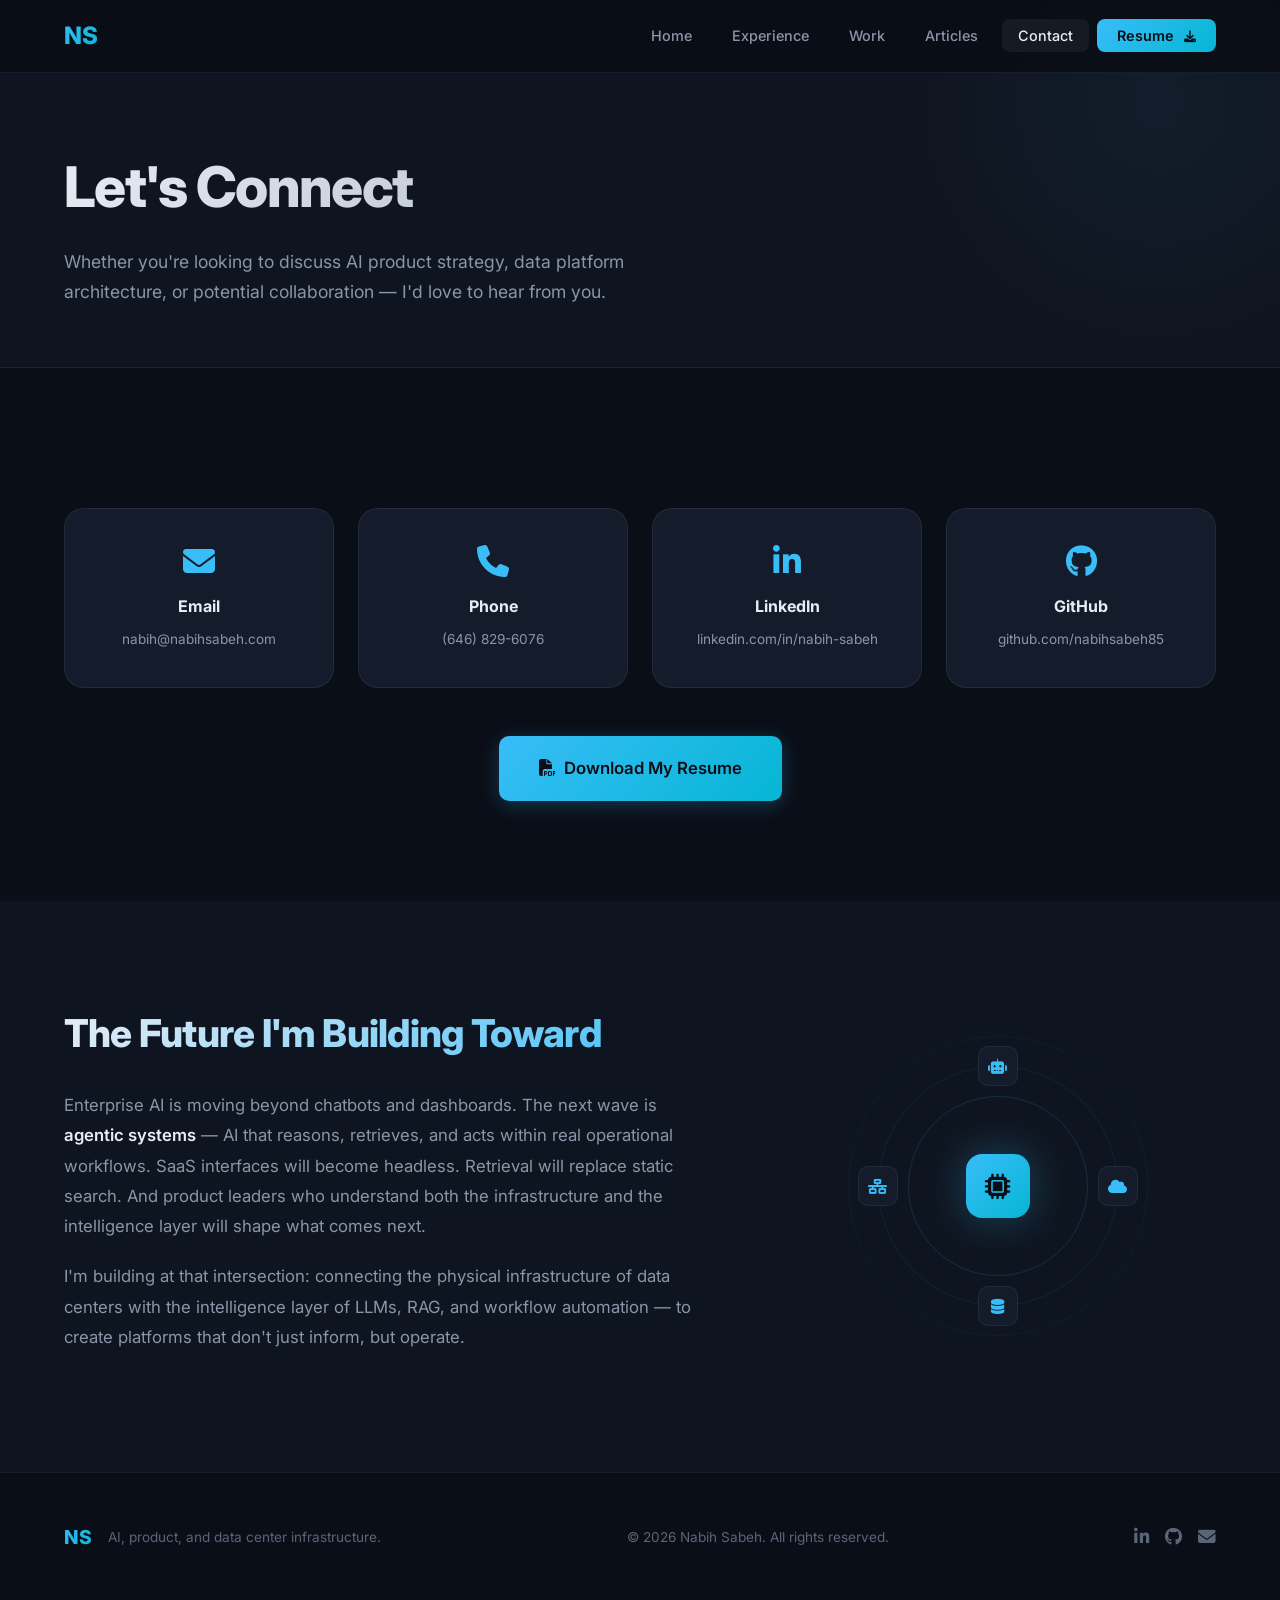
<file: contact.html>
<!DOCTYPE html>
<html lang="en">
<head>
  <meta charset="UTF-8">
  <meta name="viewport" content="width=device-width, initial-scale=1.0">
  <title>Contact — Nabih Sabeh</title>
  <meta name="description" content="Get in touch with Nabih Sabeh for AI product strategy, data platform architecture, or collaboration.">
  <link rel="preconnect" href="https://fonts.googleapis.com">
  <link rel="preconnect" href="https://fonts.gstatic.com" crossorigin>
  <link href="https://fonts.googleapis.com/css2?family=Inter:wght@300;400;500;600;700;800&family=JetBrains+Mono:wght@400;500&display=swap" rel="stylesheet">
  <link rel="stylesheet" href="https://cdnjs.cloudflare.com/ajax/libs/font-awesome/6.5.1/css/all.min.css">
  <link rel="stylesheet" href="style.css">
</head>
<body>

  <nav id="navbar" class="scrolled">
    <div class="nav-container">
      <a href="index.html" class="nav-logo">NS</a>
      <button class="nav-toggle" id="navToggle" aria-label="Toggle navigation"><span></span><span></span><span></span></button>
      <ul class="nav-links" id="navLinks">
        <li><a href="index.html">Home</a></li>
        <li><a href="experience.html">Experience</a></li>
        <li><a href="work.html">Work</a></li>
        <li><a href="articles.html">Articles</a></li>
        <li><a href="contact.html" class="active">Contact</a></li>
        <li><a href="assets/Nabih_Sabeh_Resume.pdf" class="nav-cta" download>Resume <i class="fas fa-download"></i></a></li>
      </ul>
    </div>
  </nav>

  <section class="page-header">
    <div class="container">
      <h1 class="page-header-title">Let's Connect</h1>
      <p class="page-header-subtitle">Whether you're looking to discuss AI product strategy, data platform architecture, or potential collaboration — I'd love to hear from you.</p>
    </div>
  </section>

  <section class="section">
    <div class="container">
      <div class="contact-grid reveal">
        <a href="mailto:nabih@nabihsabeh.com" class="contact-card">
          <i class="fas fa-envelope"></i>
          <h3>Email</h3>
          <p>nabih@nabihsabeh.com</p>
        </a>
        <a href="tel:+16468296076" class="contact-card">
          <i class="fas fa-phone"></i>
          <h3>Phone</h3>
          <p>(646) 829-6076</p>
        </a>
        <a href="https://www.linkedin.com/in/nabih-sabeh/" target="_blank" rel="noopener" class="contact-card">
          <i class="fab fa-linkedin-in"></i>
          <h3>LinkedIn</h3>
          <p>linkedin.com/in/nabih-sabeh</p>
        </a>
        <a href="https://github.com/nabihsabeh85" target="_blank" rel="noopener" class="contact-card">
          <i class="fab fa-github"></i>
          <h3>GitHub</h3>
          <p>github.com/nabihsabeh85</p>
        </a>
      </div>
      <div class="contact-resume reveal">
        <a href="assets/Nabih_Sabeh_Resume.pdf" class="btn btn-primary btn-lg" download>
          <i class="fas fa-file-pdf"></i> Download My Resume
        </a>
      </div>
    </div>
  </section>

  <section class="section section-alt">
    <div class="container">
      <div class="vision-block reveal">
        <div class="vision-text">
          <h2>The Future I'm Building Toward</h2>
          <p>Enterprise AI is moving beyond chatbots and dashboards. The next wave is <strong>agentic systems</strong> — AI that reasons, retrieves, and acts within real operational workflows. SaaS interfaces will become headless. Retrieval will replace static search. And product leaders who understand both the infrastructure and the intelligence layer will shape what comes next.</p>
          <p>I'm building at that intersection: connecting the physical infrastructure of data centers with the intelligence layer of LLMs, RAG, and workflow automation — to create platforms that don't just inform, but operate.</p>
        </div>
        <div class="vision-graphic">
          <div class="vision-orbit">
            <div class="vision-orbit-ring vision-orbit-ring-1"></div>
            <div class="vision-orbit-ring vision-orbit-ring-2"></div>
            <div class="vision-orbit-ring vision-orbit-ring-3"></div>
            <div class="vision-center-icon"><i class="fas fa-microchip"></i></div>
            <div class="vision-node vision-node-1"><i class="fas fa-robot"></i></div>
            <div class="vision-node vision-node-2"><i class="fas fa-database"></i></div>
            <div class="vision-node vision-node-3"><i class="fas fa-network-wired"></i></div>
            <div class="vision-node vision-node-4"><i class="fas fa-cloud"></i></div>
          </div>
        </div>
      </div>
    </div>
  </section>

  <footer>
    <div class="container">
      <div class="footer-content">
        <div class="footer-left"><span class="footer-logo">NS</span><p>AI, product, and data center infrastructure.</p></div>
        <p class="footer-copy">&copy; 2026 Nabih Sabeh. All rights reserved.</p>
        <div class="footer-links">
          <a href="https://www.linkedin.com/in/nabih-sabeh/" target="_blank" rel="noopener"><i class="fab fa-linkedin-in"></i></a>
          <a href="https://github.com/nabihsabeh85" target="_blank" rel="noopener"><i class="fab fa-github"></i></a>
          <a href="mailto:nabih@nabihsabeh.com"><i class="fas fa-envelope"></i></a>
        </div>
      </div>
    </div>
  </footer>
  <script src="script.js"></script>
</body>
</html>
</file>
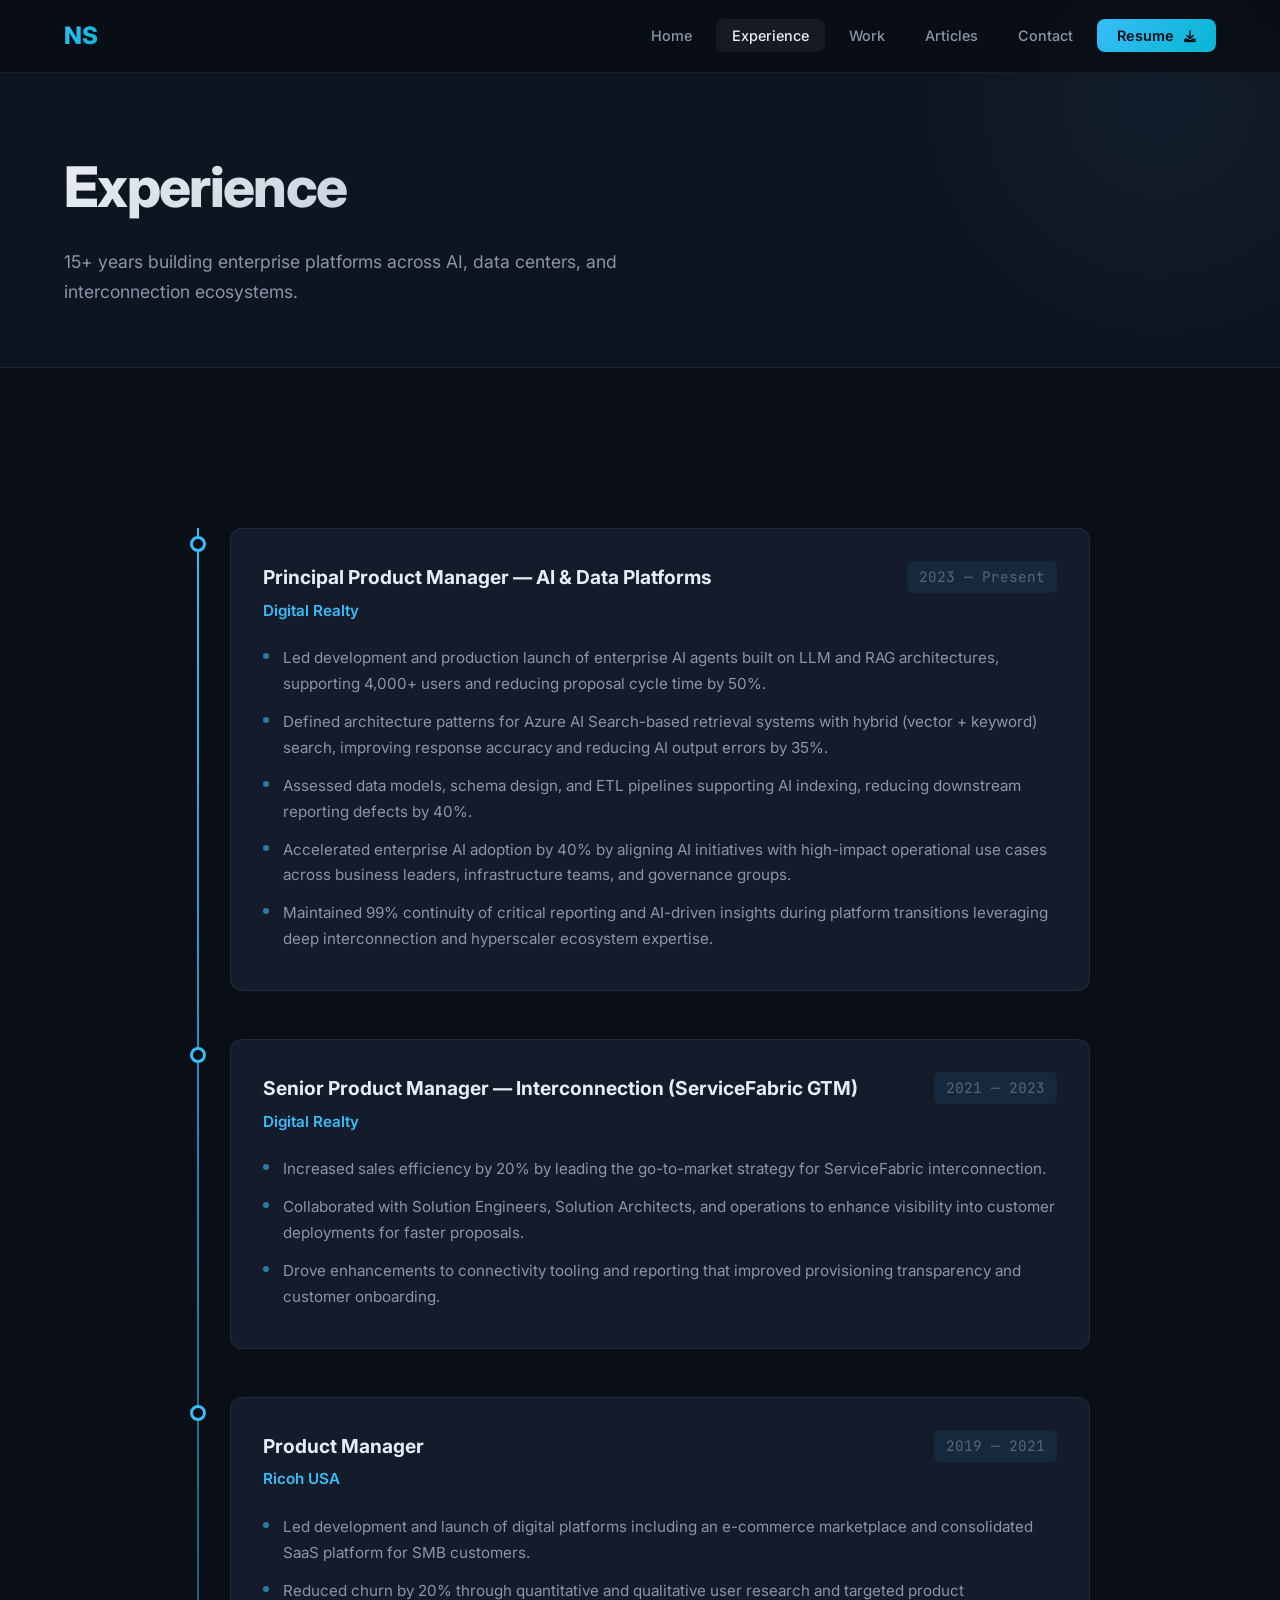
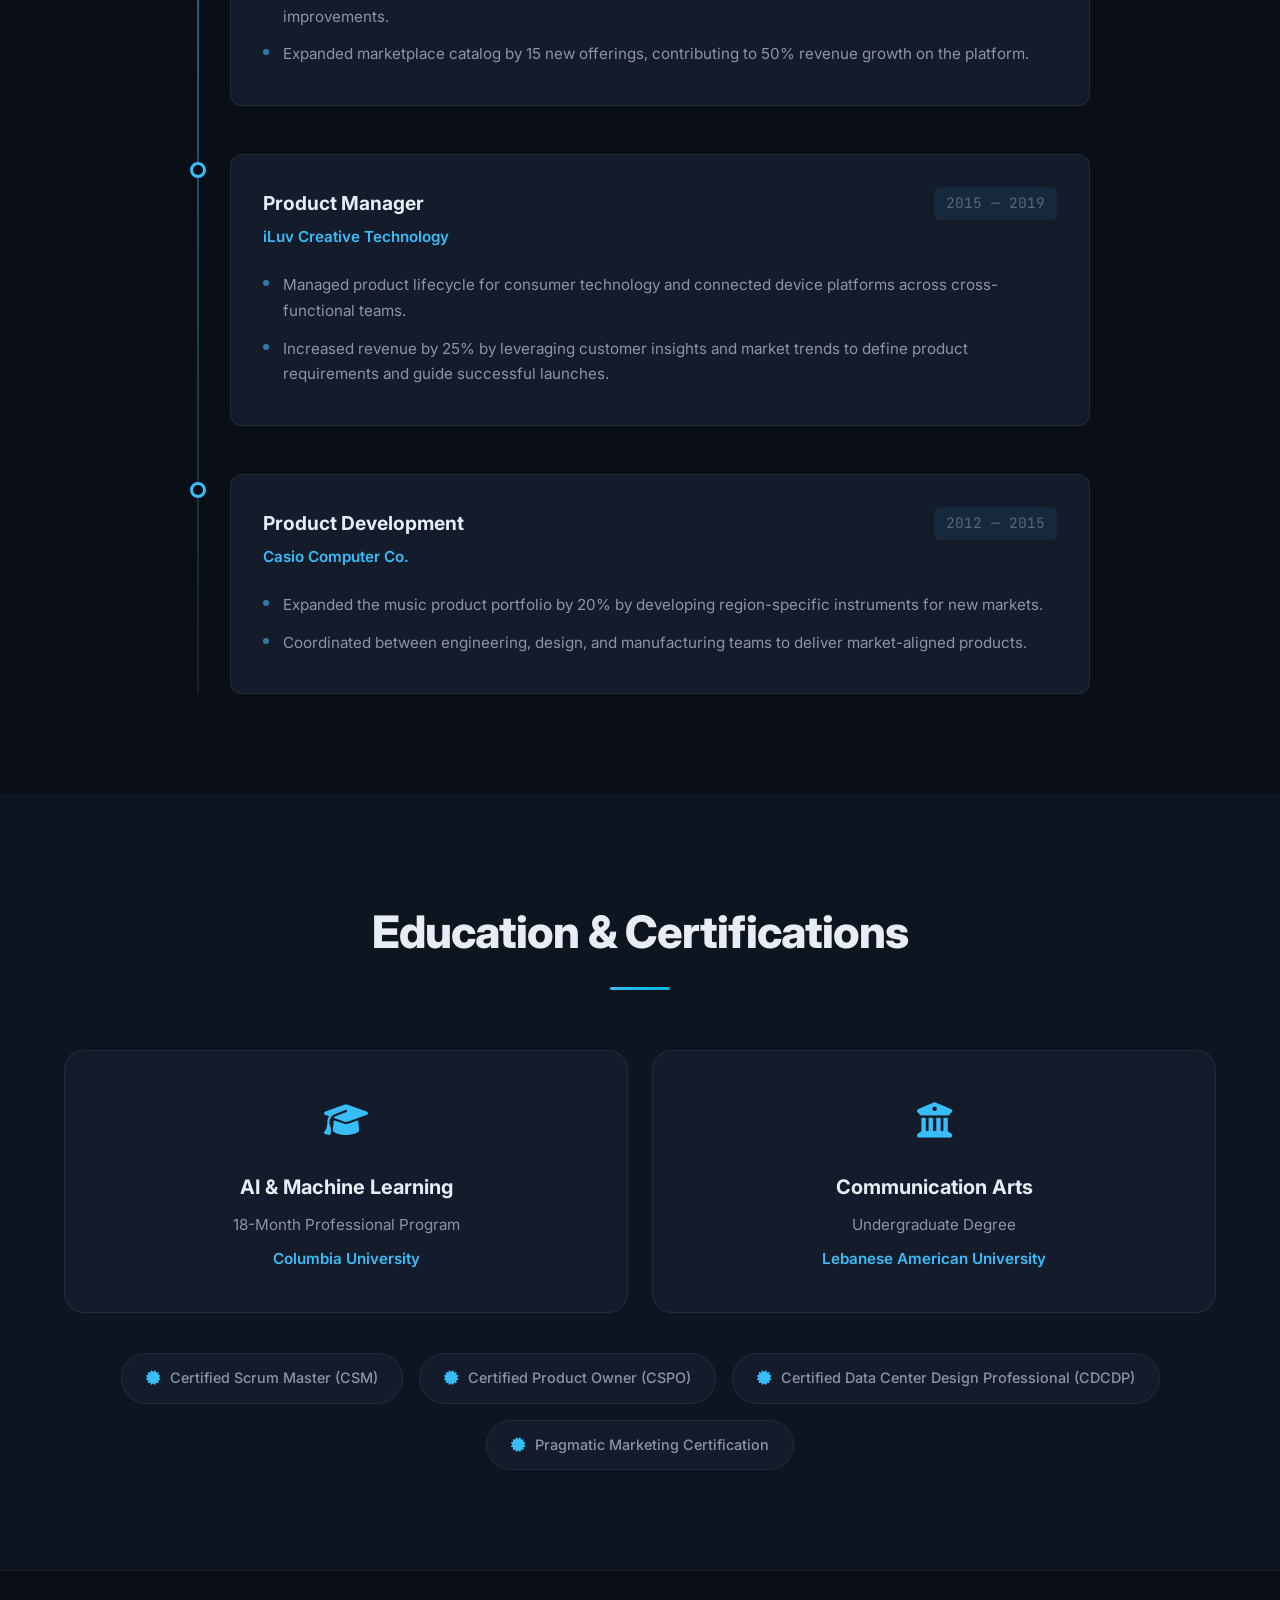
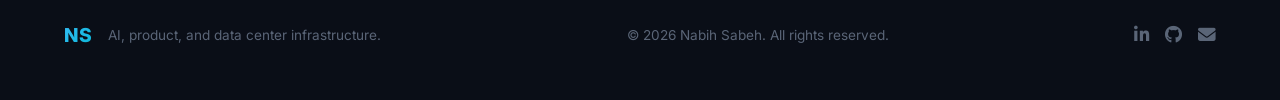
<file: experience.html>
<!DOCTYPE html>
<html lang="en">
<head>
  <meta charset="UTF-8">
  <meta name="viewport" content="width=device-width, initial-scale=1.0">
  <title>Experience — Nabih Sabeh</title>
  <meta name="description" content="Nabih Sabeh's professional experience spanning 15+ years in product management, AI platforms, and data center infrastructure.">
  <link rel="preconnect" href="https://fonts.googleapis.com">
  <link rel="preconnect" href="https://fonts.gstatic.com" crossorigin>
  <link href="https://fonts.googleapis.com/css2?family=Inter:wght@300;400;500;600;700;800&family=JetBrains+Mono:wght@400;500&display=swap" rel="stylesheet">
  <link rel="stylesheet" href="https://cdnjs.cloudflare.com/ajax/libs/font-awesome/6.5.1/css/all.min.css">
  <link rel="stylesheet" href="style.css">
</head>
<body>

  <nav id="navbar" class="scrolled">
    <div class="nav-container">
      <a href="index.html" class="nav-logo">NS</a>
      <button class="nav-toggle" id="navToggle" aria-label="Toggle navigation"><span></span><span></span><span></span></button>
      <ul class="nav-links" id="navLinks">
        <li><a href="index.html">Home</a></li>
        <li><a href="experience.html" class="active">Experience</a></li>
        <li><a href="work.html">Work</a></li>
        <li><a href="articles.html">Articles</a></li>
        <li><a href="contact.html">Contact</a></li>
        <li><a href="assets/Nabih_Sabeh_Resume.pdf" class="nav-cta" download>Resume <i class="fas fa-download"></i></a></li>
      </ul>
    </div>
  </nav>

  <section class="page-header">
    <div class="container">
      <h1 class="page-header-title">Experience</h1>
      <p class="page-header-subtitle">15+ years building enterprise platforms across AI, data centers, and interconnection ecosystems.</p>
    </div>
  </section>

  <section class="section">
    <div class="container">
      <div class="timeline">
        <div class="timeline-item reveal">
          <div class="timeline-marker"></div>
          <div class="timeline-content">
            <div class="timeline-header">
              <div>
                <h3>Principal Product Manager — AI & Data Platforms</h3>
                <p class="timeline-company">Digital Realty</p>
              </div>
              <span class="timeline-date">2023 — Present</span>
            </div>
            <ul class="timeline-details">
              <li>Led development and production launch of enterprise AI agents built on LLM and RAG architectures, supporting 4,000+ users and reducing proposal cycle time by 50%.</li>
              <li>Defined architecture patterns for Azure AI Search-based retrieval systems with hybrid (vector + keyword) search, improving response accuracy and reducing AI output errors by 35%.</li>
              <li>Assessed data models, schema design, and ETL pipelines supporting AI indexing, reducing downstream reporting defects by 40%.</li>
              <li>Accelerated enterprise AI adoption by 40% by aligning AI initiatives with high-impact operational use cases across business leaders, infrastructure teams, and governance groups.</li>
              <li>Maintained 99% continuity of critical reporting and AI-driven insights during platform transitions leveraging deep interconnection and hyperscaler ecosystem expertise.</li>
            </ul>
          </div>
        </div>
        <div class="timeline-item reveal">
          <div class="timeline-marker"></div>
          <div class="timeline-content">
            <div class="timeline-header">
              <div>
                <h3>Senior Product Manager — Interconnection (ServiceFabric GTM)</h3>
                <p class="timeline-company">Digital Realty</p>
              </div>
              <span class="timeline-date">2021 — 2023</span>
            </div>
            <ul class="timeline-details">
              <li>Increased sales efficiency by 20% by leading the go-to-market strategy for ServiceFabric interconnection.</li>
              <li>Collaborated with Solution Engineers, Solution Architects, and operations to enhance visibility into customer deployments for faster proposals.</li>
              <li>Drove enhancements to connectivity tooling and reporting that improved provisioning transparency and customer onboarding.</li>
            </ul>
          </div>
        </div>
        <div class="timeline-item reveal">
          <div class="timeline-marker"></div>
          <div class="timeline-content">
            <div class="timeline-header">
              <div><h3>Product Manager</h3><p class="timeline-company">Ricoh USA</p></div>
              <span class="timeline-date">2019 — 2021</span>
            </div>
            <ul class="timeline-details">
              <li>Led development and launch of digital platforms including an e-commerce marketplace and consolidated SaaS platform for SMB customers.</li>
              <li>Reduced churn by 20% through quantitative and qualitative user research and targeted product improvements.</li>
              <li>Expanded marketplace catalog by 15 new offerings, contributing to 50% revenue growth on the platform.</li>
            </ul>
          </div>
        </div>
        <div class="timeline-item reveal">
          <div class="timeline-marker"></div>
          <div class="timeline-content">
            <div class="timeline-header">
              <div><h3>Product Manager</h3><p class="timeline-company">iLuv Creative Technology</p></div>
              <span class="timeline-date">2015 — 2019</span>
            </div>
            <ul class="timeline-details">
              <li>Managed product lifecycle for consumer technology and connected device platforms across cross-functional teams.</li>
              <li>Increased revenue by 25% by leveraging customer insights and market trends to define product requirements and guide successful launches.</li>
            </ul>
          </div>
        </div>
        <div class="timeline-item reveal">
          <div class="timeline-marker"></div>
          <div class="timeline-content">
            <div class="timeline-header">
              <div><h3>Product Development</h3><p class="timeline-company">Casio Computer Co.</p></div>
              <span class="timeline-date">2012 — 2015</span>
            </div>
            <ul class="timeline-details">
              <li>Expanded the music product portfolio by 20% by developing region-specific instruments for new markets.</li>
              <li>Coordinated between engineering, design, and manufacturing teams to deliver market-aligned products.</li>
            </ul>
          </div>
        </div>
      </div>
    </div>
  </section>

  <section class="section section-alt">
    <div class="container">
      <h2 class="section-title reveal">Education & Certifications</h2>
      <div class="edu-grid">
        <div class="edu-card reveal">
          <div class="edu-icon"><i class="fas fa-graduation-cap"></i></div>
          <h3>AI & Machine Learning</h3>
          <p class="edu-detail">18-Month Professional Program</p>
          <p class="edu-school">Columbia University</p>
        </div>
        <div class="edu-card reveal">
          <div class="edu-icon"><i class="fas fa-university"></i></div>
          <h3>Communication Arts</h3>
          <p class="edu-detail">Undergraduate Degree</p>
          <p class="edu-school">Lebanese American University</p>
        </div>
      </div>
      <div class="certs-grid">
        <div class="cert-badge reveal"><i class="fas fa-certificate"></i> Certified Scrum Master (CSM)</div>
        <div class="cert-badge reveal"><i class="fas fa-certificate"></i> Certified Product Owner (CSPO)</div>
        <div class="cert-badge reveal"><i class="fas fa-certificate"></i> Certified Data Center Design Professional (CDCDP)</div>
        <div class="cert-badge reveal"><i class="fas fa-certificate"></i> Pragmatic Marketing Certification</div>
      </div>
    </div>
  </section>

  <footer>
    <div class="container">
      <div class="footer-content">
        <div class="footer-left"><span class="footer-logo">NS</span><p>AI, product, and data center infrastructure.</p></div>
        <p class="footer-copy">&copy; 2026 Nabih Sabeh. All rights reserved.</p>
        <div class="footer-links">
          <a href="https://www.linkedin.com/in/nabih-sabeh/" target="_blank" rel="noopener"><i class="fab fa-linkedin-in"></i></a>
          <a href="https://github.com/nabihsabeh85" target="_blank" rel="noopener"><i class="fab fa-github"></i></a>
          <a href="mailto:nabih@nabihsabeh.com"><i class="fas fa-envelope"></i></a>
        </div>
      </div>
    </div>
  </footer>
  <script src="script.js"></script>
</body>
</html>
</file>
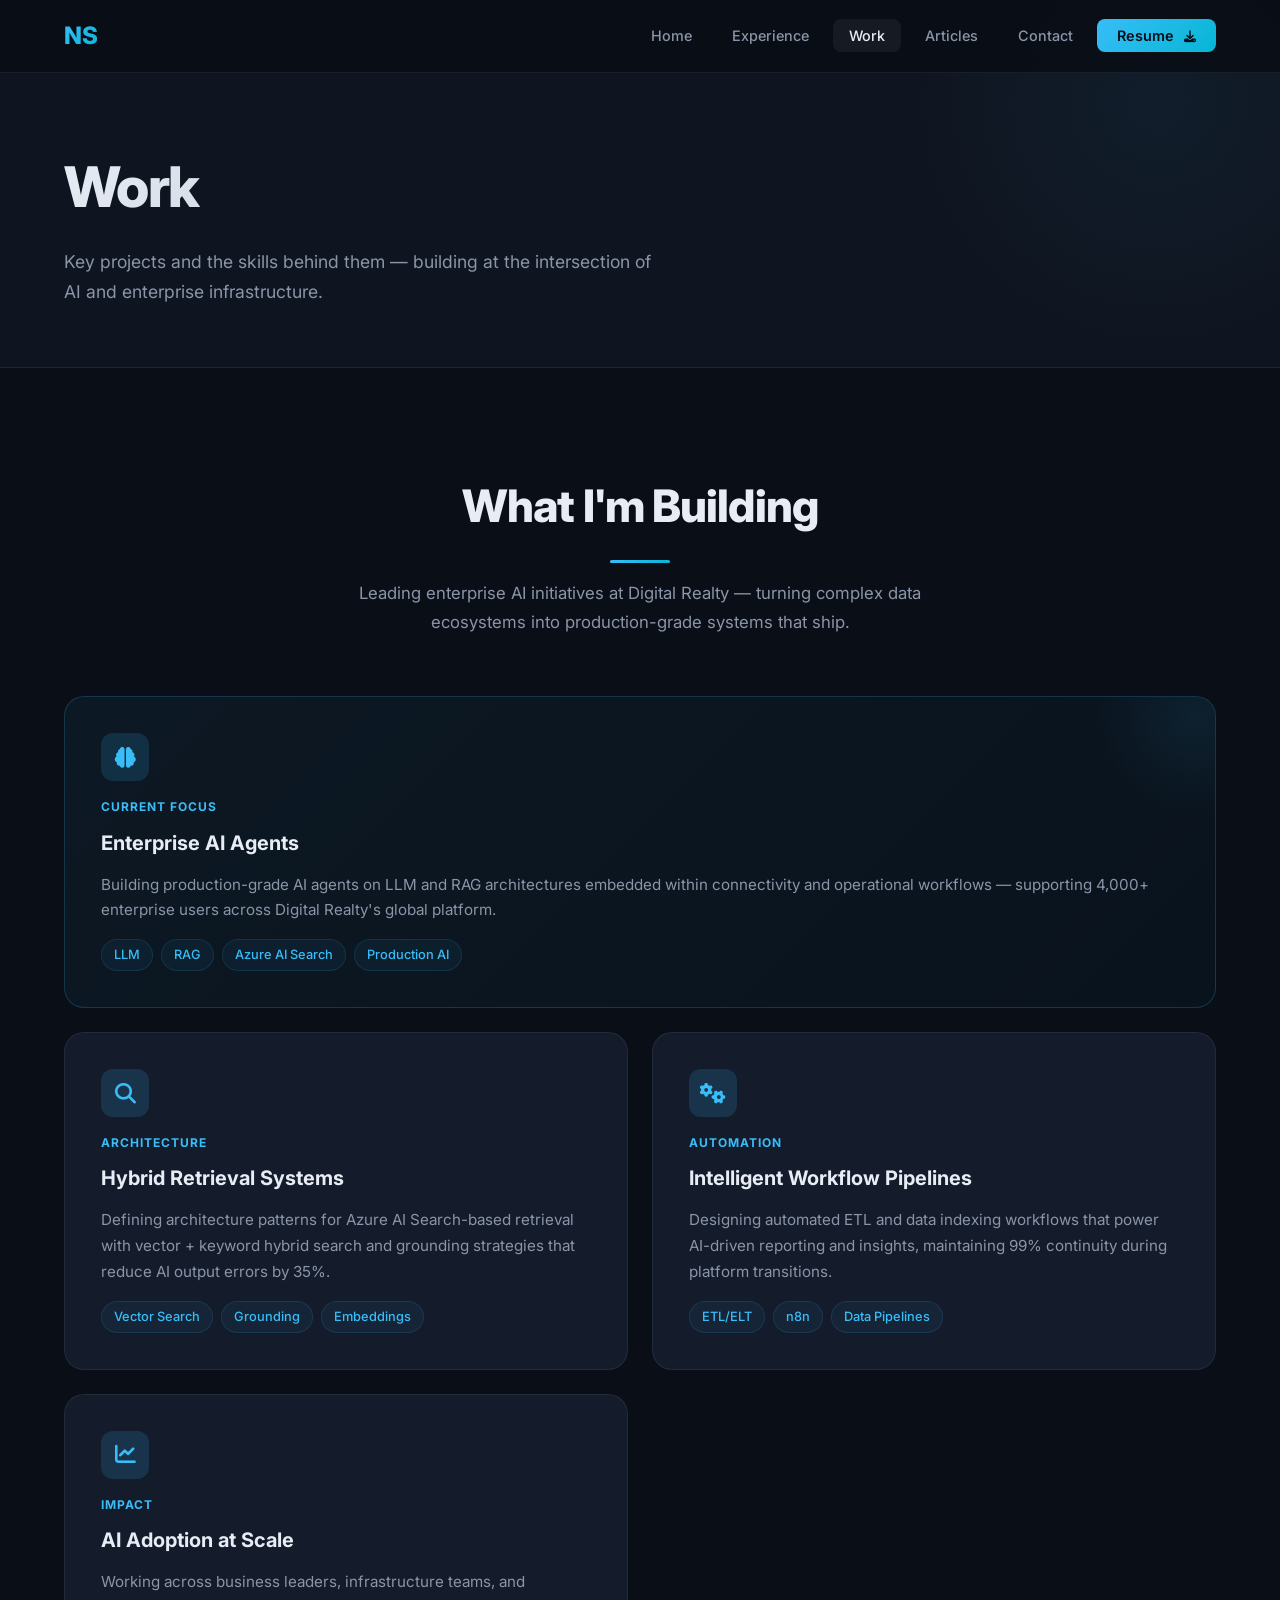
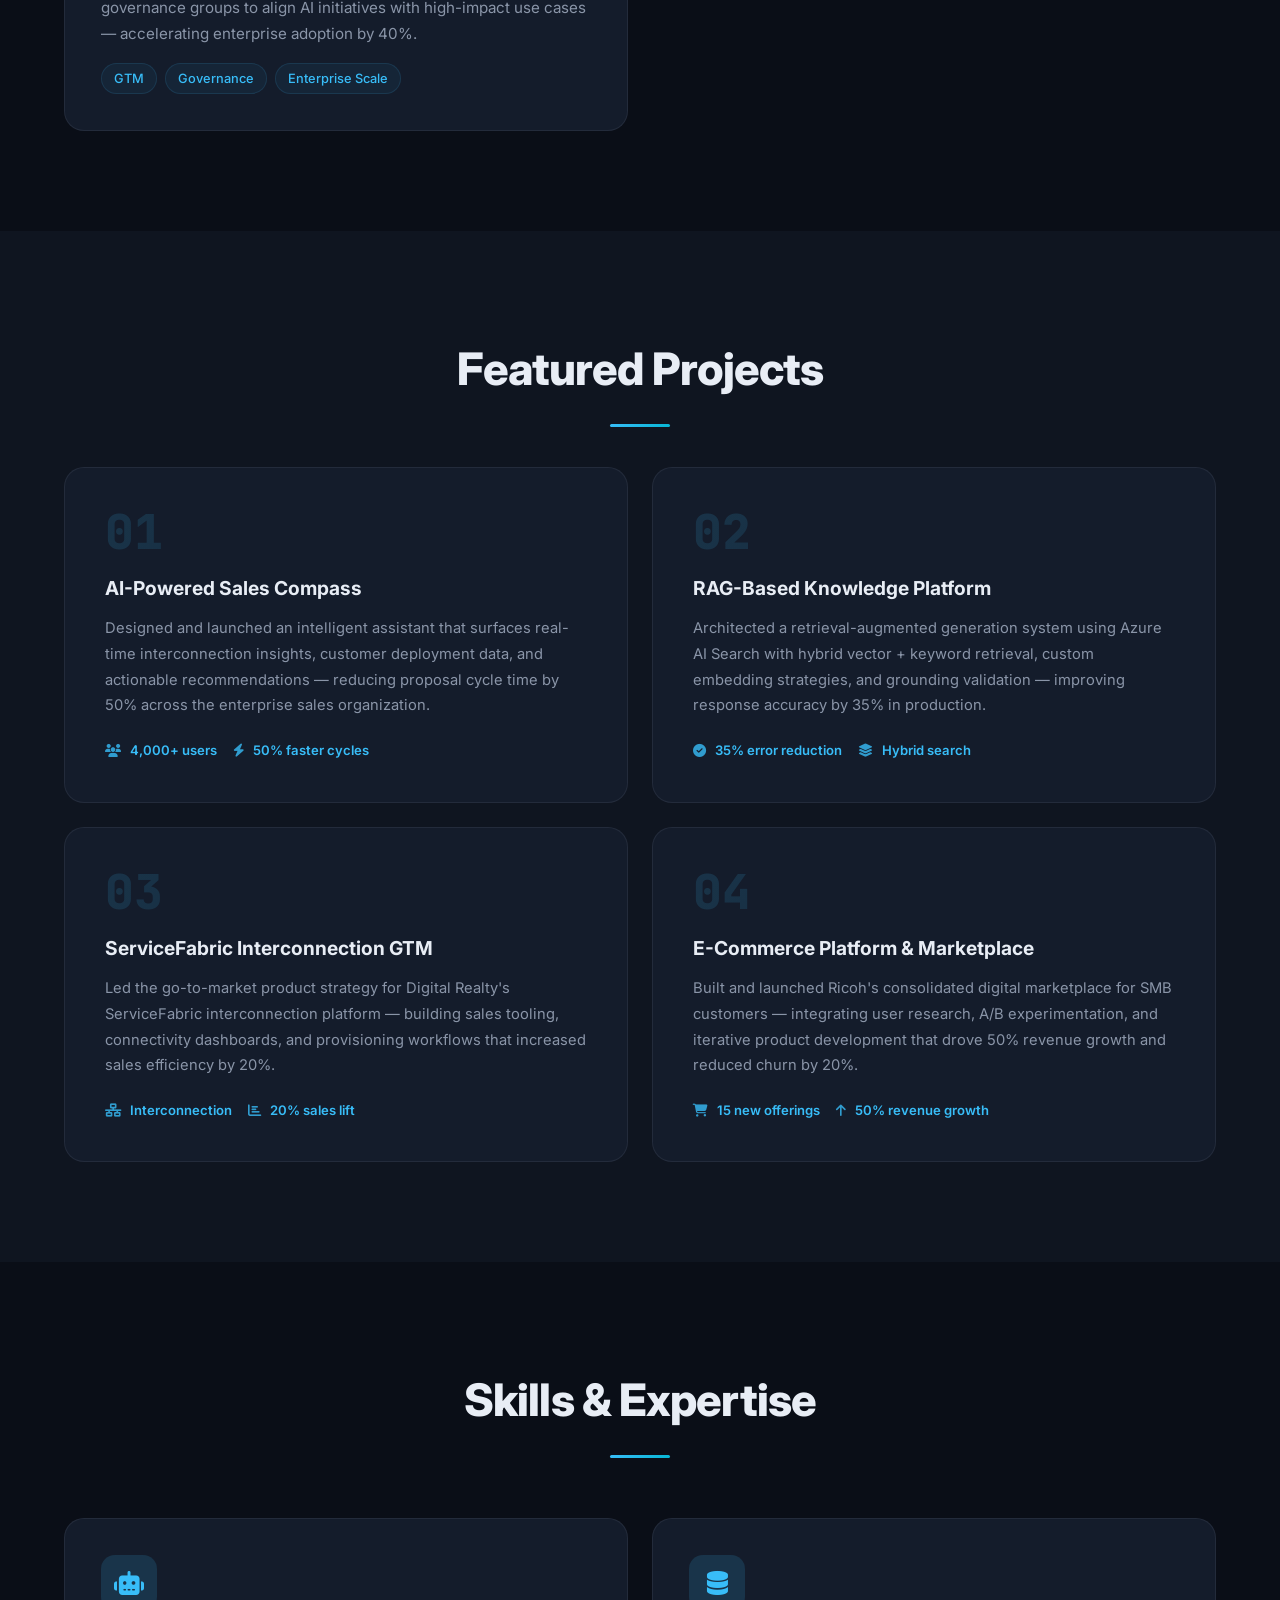
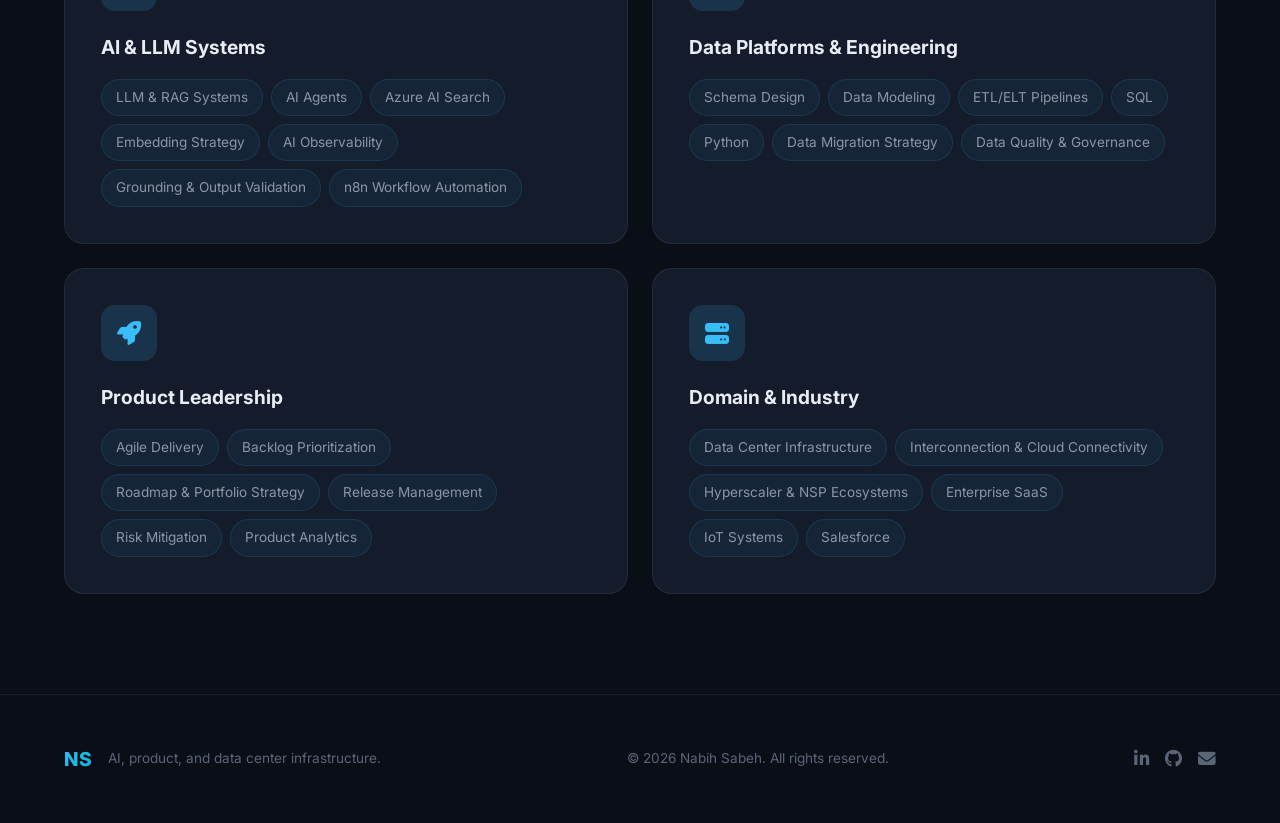
<file: work.html>
<!DOCTYPE html>
<html lang="en">
<head>
  <meta charset="UTF-8">
  <meta name="viewport" content="width=device-width, initial-scale=1.0">
  <title>Work — Nabih Sabeh</title>
  <meta name="description" content="Featured projects, skills, and current initiatives by Nabih Sabeh in AI, data platforms, and enterprise infrastructure.">
  <link rel="preconnect" href="https://fonts.googleapis.com">
  <link rel="preconnect" href="https://fonts.gstatic.com" crossorigin>
  <link href="https://fonts.googleapis.com/css2?family=Inter:wght@300;400;500;600;700;800&family=JetBrains+Mono:wght@400;500&display=swap" rel="stylesheet">
  <link rel="stylesheet" href="https://cdnjs.cloudflare.com/ajax/libs/font-awesome/6.5.1/css/all.min.css">
  <link rel="stylesheet" href="style.css">
</head>
<body>

  <nav id="navbar" class="scrolled">
    <div class="nav-container">
      <a href="index.html" class="nav-logo">NS</a>
      <button class="nav-toggle" id="navToggle" aria-label="Toggle navigation"><span></span><span></span><span></span></button>
      <ul class="nav-links" id="navLinks">
        <li><a href="index.html">Home</a></li>
        <li><a href="experience.html">Experience</a></li>
        <li><a href="work.html" class="active">Work</a></li>
        <li><a href="articles.html">Articles</a></li>
        <li><a href="contact.html">Contact</a></li>
        <li><a href="assets/Nabih_Sabeh_Resume.pdf" class="nav-cta" download>Resume <i class="fas fa-download"></i></a></li>
      </ul>
    </div>
  </nav>

  <section class="page-header">
    <div class="container">
      <h1 class="page-header-title">Work</h1>
      <p class="page-header-subtitle">Key projects and the skills behind them — building at the intersection of AI and enterprise infrastructure.</p>
    </div>
  </section>

  <section class="section">
    <div class="container">
      <h2 class="section-title reveal">What I'm Building</h2>
      <p class="section-subtitle reveal">Leading enterprise AI initiatives at Digital Realty — turning complex data ecosystems into production-grade systems that ship.</p>
      <div class="building-grid">
        <div class="building-card building-card-featured reveal">
          <div class="building-card-glow"></div>
          <div class="building-icon"><i class="fas fa-brain"></i></div>
          <div class="building-label">Current Focus</div>
          <h3>Enterprise AI Agents</h3>
          <p>Building production-grade AI agents on LLM and RAG architectures embedded within connectivity and operational workflows — supporting 4,000+ enterprise users across Digital Realty's global platform.</p>
          <div class="building-tags"><span>LLM</span><span>RAG</span><span>Azure AI Search</span><span>Production AI</span></div>
        </div>
        <div class="building-card reveal">
          <div class="building-icon"><i class="fas fa-search"></i></div>
          <div class="building-label">Architecture</div>
          <h3>Hybrid Retrieval Systems</h3>
          <p>Defining architecture patterns for Azure AI Search-based retrieval with vector + keyword hybrid search and grounding strategies that reduce AI output errors by 35%.</p>
          <div class="building-tags"><span>Vector Search</span><span>Grounding</span><span>Embeddings</span></div>
        </div>
        <div class="building-card reveal">
          <div class="building-icon"><i class="fas fa-cogs"></i></div>
          <div class="building-label">Automation</div>
          <h3>Intelligent Workflow Pipelines</h3>
          <p>Designing automated ETL and data indexing workflows that power AI-driven reporting and insights, maintaining 99% continuity during platform transitions.</p>
          <div class="building-tags"><span>ETL/ELT</span><span>n8n</span><span>Data Pipelines</span></div>
        </div>
        <div class="building-card reveal">
          <div class="building-icon"><i class="fas fa-chart-line"></i></div>
          <div class="building-label">Impact</div>
          <h3>AI Adoption at Scale</h3>
          <p>Working across business leaders, infrastructure teams, and governance groups to align AI initiatives with high-impact use cases — accelerating enterprise adoption by 40%.</p>
          <div class="building-tags"><span>GTM</span><span>Governance</span><span>Enterprise Scale</span></div>
        </div>
      </div>
    </div>
  </section>

  <section class="section section-alt">
    <div class="container">
      <h2 class="section-title reveal">Featured Projects</h2>
      <div class="featured-grid">
        <div class="featured-card reveal">
          <div class="featured-number">01</div>
          <h3>AI-Powered Sales Compass</h3>
          <p>Designed and launched an intelligent assistant that surfaces real-time interconnection insights, customer deployment data, and actionable recommendations — reducing proposal cycle time by 50% across the enterprise sales organization.</p>
          <div class="featured-meta"><span><i class="fas fa-users"></i> 4,000+ users</span><span><i class="fas fa-bolt"></i> 50% faster cycles</span></div>
        </div>
        <div class="featured-card reveal">
          <div class="featured-number">02</div>
          <h3>RAG-Based Knowledge Platform</h3>
          <p>Architected a retrieval-augmented generation system using Azure AI Search with hybrid vector + keyword retrieval, custom embedding strategies, and grounding validation — improving response accuracy by 35% in production.</p>
          <div class="featured-meta"><span><i class="fas fa-check-circle"></i> 35% error reduction</span><span><i class="fas fa-layer-group"></i> Hybrid search</span></div>
        </div>
        <div class="featured-card reveal">
          <div class="featured-number">03</div>
          <h3>ServiceFabric Interconnection GTM</h3>
          <p>Led the go-to-market product strategy for Digital Realty's ServiceFabric interconnection platform — building sales tooling, connectivity dashboards, and provisioning workflows that increased sales efficiency by 20%.</p>
          <div class="featured-meta"><span><i class="fas fa-network-wired"></i> Interconnection</span><span><i class="fas fa-chart-bar"></i> 20% sales lift</span></div>
        </div>
        <div class="featured-card reveal">
          <div class="featured-number">04</div>
          <h3>E-Commerce Platform & Marketplace</h3>
          <p>Built and launched Ricoh's consolidated digital marketplace for SMB customers — integrating user research, A/B experimentation, and iterative product development that drove 50% revenue growth and reduced churn by 20%.</p>
          <div class="featured-meta"><span><i class="fas fa-shopping-cart"></i> 15 new offerings</span><span><i class="fas fa-arrow-up"></i> 50% revenue growth</span></div>
        </div>
      </div>
    </div>
  </section>

  <section class="section">
    <div class="container">
      <h2 class="section-title reveal">Skills & Expertise</h2>
      <div class="skills-grid">
        <div class="skill-card reveal">
          <div class="skill-icon"><i class="fas fa-robot"></i></div>
          <h3>AI & LLM Systems</h3>
          <div class="skill-tags"><span>LLM & RAG Systems</span><span>AI Agents</span><span>Azure AI Search</span><span>Embedding Strategy</span><span>AI Observability</span><span>Grounding & Output Validation</span><span>n8n Workflow Automation</span></div>
        </div>
        <div class="skill-card reveal">
          <div class="skill-icon"><i class="fas fa-database"></i></div>
          <h3>Data Platforms & Engineering</h3>
          <div class="skill-tags"><span>Schema Design</span><span>Data Modeling</span><span>ETL/ELT Pipelines</span><span>SQL</span><span>Python</span><span>Data Migration Strategy</span><span>Data Quality & Governance</span></div>
        </div>
        <div class="skill-card reveal">
          <div class="skill-icon"><i class="fas fa-rocket"></i></div>
          <h3>Product Leadership</h3>
          <div class="skill-tags"><span>Agile Delivery</span><span>Backlog Prioritization</span><span>Roadmap & Portfolio Strategy</span><span>Release Management</span><span>Risk Mitigation</span><span>Product Analytics</span></div>
        </div>
        <div class="skill-card reveal">
          <div class="skill-icon"><i class="fas fa-server"></i></div>
          <h3>Domain & Industry</h3>
          <div class="skill-tags"><span>Data Center Infrastructure</span><span>Interconnection & Cloud Connectivity</span><span>Hyperscaler & NSP Ecosystems</span><span>Enterprise SaaS</span><span>IoT Systems</span><span>Salesforce</span></div>
        </div>
      </div>
    </div>
  </section>

  <footer>
    <div class="container">
      <div class="footer-content">
        <div class="footer-left"><span class="footer-logo">NS</span><p>AI, product, and data center infrastructure.</p></div>
        <p class="footer-copy">&copy; 2026 Nabih Sabeh. All rights reserved.</p>
        <div class="footer-links">
          <a href="https://www.linkedin.com/in/nabih-sabeh/" target="_blank" rel="noopener"><i class="fab fa-linkedin-in"></i></a>
          <a href="https://github.com/nabihsabeh85" target="_blank" rel="noopener"><i class="fab fa-github"></i></a>
          <a href="mailto:nabih@nabihsabeh.com"><i class="fas fa-envelope"></i></a>
        </div>
      </div>
    </div>
  </footer>
  <script src="script.js"></script>
</body>
</html>
</file>
<file: style.css>
/* ============================================
   NABIH SABEH — PERSONAL WEBSITE
   Professional dark theme with teal accents
   ============================================ */

:root {
  --bg-primary: #0a0e17;
  --bg-secondary: #0f1520;
  --bg-card: #141c2b;
  --bg-card-hover: #1a2435;
  --text-primary: #e8edf5;
  --text-secondary: #8a95a8;
  --text-muted: #5a6577;
  --accent: #38bdf8;
  --accent-secondary: #06b6d4;
  --accent-gradient: linear-gradient(135deg, #38bdf8, #06b6d4);
  --accent-glow: rgba(56, 189, 248, 0.15);
  --border: rgba(138, 149, 168, 0.12);
  --border-hover: rgba(56, 189, 248, 0.3);
  --radius: 12px;
  --radius-lg: 20px;
  --shadow: 0 4px 24px rgba(0, 0, 0, 0.3);
  --shadow-lg: 0 8px 40px rgba(0, 0, 0, 0.4);
  --transition: 0.3s cubic-bezier(0.4, 0, 0.2, 1);
  --font: 'Inter', -apple-system, BlinkMacSystemFont, 'Segoe UI', sans-serif;
  --font-mono: 'JetBrains Mono', monospace;
}

*, *::before, *::after {
  margin: 0;
  padding: 0;
  box-sizing: border-box;
}

html {
  scroll-behavior: smooth;
  scroll-padding-top: 80px;
}

body {
  font-family: var(--font);
  background: var(--bg-primary);
  color: var(--text-primary);
  line-height: 1.7;
  overflow-x: hidden;
  -webkit-font-smoothing: antialiased;
}

::selection {
  background: var(--accent);
  color: var(--bg-primary);
}

.container {
  max-width: 1200px;
  margin: 0 auto;
  padding: 0 24px;
}

/* ============================================
   NAVIGATION
   ============================================ */

#navbar {
  position: fixed;
  top: 0;
  left: 0;
  width: 100%;
  z-index: 1000;
  background: rgba(10, 14, 23, 0.8);
  backdrop-filter: blur(20px);
  -webkit-backdrop-filter: blur(20px);
  border-bottom: 1px solid transparent;
  transition: var(--transition);
}

#navbar.scrolled {
  border-bottom-color: var(--border);
  background: rgba(10, 14, 23, 0.95);
}

.nav-container {
  max-width: 1200px;
  margin: 0 auto;
  padding: 0 24px;
  display: flex;
  align-items: center;
  justify-content: space-between;
  height: 72px;
}

.nav-logo {
  font-size: 1.5rem;
  font-weight: 800;
  background: var(--accent-gradient);
  -webkit-background-clip: text;
  -webkit-text-fill-color: transparent;
  background-clip: text;
  text-decoration: none;
  letter-spacing: -0.02em;
}

.nav-links {
  display: flex;
  align-items: center;
  list-style: none;
  gap: 8px;
}

.nav-links a {
  text-decoration: none;
  color: var(--text-secondary);
  font-size: 0.9rem;
  font-weight: 500;
  padding: 8px 16px;
  border-radius: 8px;
  transition: var(--transition);
}

.nav-links a:hover,
.nav-links a.active {
  color: var(--text-primary);
  background: rgba(255, 255, 255, 0.05);
}

.nav-cta {
  background: var(--accent-gradient) !important;
  color: var(--bg-primary) !important;
  font-weight: 600 !important;
  padding: 8px 20px !important;
}

.nav-cta:hover {
  opacity: 0.9;
  transform: translateY(-1px);
}

.nav-cta i {
  margin-left: 6px;
  font-size: 0.75rem;
}

.nav-toggle {
  display: none;
  flex-direction: column;
  gap: 5px;
  background: none;
  border: none;
  cursor: pointer;
  padding: 8px;
}

.nav-toggle span {
  width: 24px;
  height: 2px;
  background: var(--text-primary);
  border-radius: 2px;
  transition: var(--transition);
}

/* ============================================
   HERO SECTION
   ============================================ */

#hero {
  min-height: 100vh;
  display: flex;
  align-items: center;
  justify-content: center;
  position: relative;
  padding: 120px 24px 80px;
  overflow: hidden;
}

.hero-bg-grid {
  position: absolute;
  inset: 0;
  background-image:
    linear-gradient(rgba(56, 189, 248, 0.03) 1px, transparent 1px),
    linear-gradient(90deg, rgba(56, 189, 248, 0.03) 1px, transparent 1px);
  background-size: 60px 60px;
  mask-image: radial-gradient(ellipse at center, black 30%, transparent 70%);
  -webkit-mask-image: radial-gradient(ellipse at center, black 30%, transparent 70%);
}

#hero::before {
  content: '';
  position: absolute;
  top: -50%;
  right: -20%;
  width: 800px;
  height: 800px;
  background: radial-gradient(circle, rgba(56, 189, 248, 0.06), transparent 70%);
  pointer-events: none;
}

#hero::after {
  content: '';
  position: absolute;
  bottom: -30%;
  left: -20%;
  width: 600px;
  height: 600px;
  background: radial-gradient(circle, rgba(6, 182, 212, 0.04), transparent 70%);
  pointer-events: none;
}

.hero-orb {
  position: absolute;
  border-radius: 50%;
  pointer-events: none;
  filter: blur(80px);
  z-index: 0;
}

.hero-orb-1 {
  width: 400px;
  height: 400px;
  top: 10%;
  right: 5%;
  background: rgba(56, 189, 248, 0.08);
  animation: orb-float-1 8s ease-in-out infinite;
}

.hero-orb-2 {
  width: 300px;
  height: 300px;
  bottom: 15%;
  left: 10%;
  background: rgba(6, 182, 212, 0.06);
  animation: orb-float-2 10s ease-in-out infinite;
}

.hero-orb-3 {
  width: 200px;
  height: 200px;
  top: 40%;
  left: 45%;
  background: rgba(56, 189, 248, 0.05);
  animation: orb-float-3 12s ease-in-out infinite;
}

@keyframes orb-float-1 {
  0%, 100% { transform: translate(0, 0) scale(1); }
  33% { transform: translate(-30px, 20px) scale(1.05); }
  66% { transform: translate(20px, -30px) scale(0.95); }
}

@keyframes orb-float-2 {
  0%, 100% { transform: translate(0, 0) scale(1); }
  33% { transform: translate(25px, -25px) scale(1.08); }
  66% { transform: translate(-20px, 15px) scale(0.92); }
}

@keyframes orb-float-3 {
  0%, 100% { transform: translate(0, 0) scale(1); }
  50% { transform: translate(-15px, 20px) scale(1.1); }
}

.hero-content {
  max-width: 1200px;
  margin: 0 auto;
  display: flex;
  flex-direction: row-reverse;
  align-items: center;
  gap: 80px;
  position: relative;
  z-index: 1;
}

.hero-text {
  flex: 1;
}

.hero-greeting {
  font-size: 1.1rem;
  color: var(--accent);
  font-weight: 500;
  margin-bottom: 8px;
  font-family: var(--font-mono);
}

.hero-name {
  font-size: clamp(2.8rem, 6vw, 4.5rem);
  font-weight: 800;
  line-height: 1.1;
  letter-spacing: -0.03em;
  margin-bottom: 16px;
  background: linear-gradient(135deg, #e8edf5 0%, #8a95a8 100%);
  -webkit-background-clip: text;
  -webkit-text-fill-color: transparent;
  background-clip: text;
}

.hero-title-wrapper {
  font-size: clamp(1rem, 2vw, 1.25rem);
  color: var(--text-secondary);
  margin-bottom: 24px;
  min-height: 2em;
}

.hero-title-prefix {
  color: var(--text-muted);
}

.typed-text {
  color: var(--accent);
  font-weight: 600;
}

.cursor-blink {
  color: var(--accent);
  animation: blink 1s step-end infinite;
  font-weight: 300;
}

@keyframes blink {
  50% { opacity: 0; }
}

.hero-summary {
  font-size: 1.15rem;
  color: var(--text-secondary);
  max-width: 540px;
  margin-bottom: 28px;
  line-height: 1.8;
}

.hero-highlights {
  display: flex;
  flex-wrap: wrap;
  gap: 12px;
  margin-bottom: 32px;
}

.hero-highlight {
  display: flex;
  align-items: center;
  gap: 8px;
  padding: 8px 18px;
  background: rgba(56, 189, 248, 0.06);
  border: 1px solid rgba(56, 189, 248, 0.15);
  border-radius: 30px;
  font-size: 0.85rem;
  font-weight: 600;
  color: var(--text-secondary);
  transition: var(--transition);
}

.hero-highlight i {
  color: var(--accent);
  font-size: 0.8rem;
}

.hero-highlight:hover {
  background: rgba(56, 189, 248, 0.12);
  border-color: rgba(56, 189, 248, 0.3);
  color: var(--accent);
}

.hero-cta {
  display: flex;
  gap: 16px;
  margin-bottom: 40px;
  flex-wrap: wrap;
}

.btn {
  display: inline-flex;
  align-items: center;
  gap: 8px;
  padding: 14px 32px;
  border-radius: 10px;
  font-size: 0.95rem;
  font-weight: 600;
  text-decoration: none;
  transition: var(--transition);
  cursor: pointer;
  border: none;
}

.btn-primary {
  background: var(--accent-gradient);
  color: var(--bg-primary);
  box-shadow: 0 4px 20px rgba(56, 189, 248, 0.25);
}

.btn-primary:hover {
  transform: translateY(-2px);
  box-shadow: 0 6px 30px rgba(56, 189, 248, 0.35);
}

.btn-outline {
  background: transparent;
  color: var(--text-primary);
  border: 1.5px solid var(--border);
}

.btn-outline:hover {
  border-color: var(--accent);
  color: var(--accent);
  background: var(--accent-glow);
  transform: translateY(-2px);
}

.btn-lg {
  padding: 18px 40px;
  font-size: 1.05rem;
}

.hero-socials {
  display: flex;
  gap: 16px;
}

.hero-socials a {
  width: 44px;
  height: 44px;
  border-radius: 10px;
  border: 1px solid var(--border);
  display: flex;
  align-items: center;
  justify-content: center;
  color: var(--text-secondary);
  text-decoration: none;
  transition: var(--transition);
  font-size: 1.1rem;
}

.hero-socials a:hover {
  color: var(--accent);
  border-color: var(--accent);
  background: var(--accent-glow);
  transform: translateY(-3px);
}

.hero-image-wrapper {
  position: relative;
  flex-shrink: 0;
}

.hero-image-glow {
  position: absolute;
  inset: -20px;
  border-radius: 50%;
  background: radial-gradient(circle, rgba(56, 189, 248, 0.15), transparent 70%);
  animation: glow-pulse 4s ease-in-out infinite;
  z-index: 0;
}

@keyframes glow-pulse {
  0%, 100% { opacity: 0.5; transform: scale(1); }
  50% { opacity: 1; transform: scale(1.05); }
}

.hero-image-ring {
  position: absolute;
  inset: -12px;
  border-radius: 50%;
  border: 2px solid transparent;
  background: conic-gradient(from 0deg, rgba(56, 189, 248, 0.4), transparent, rgba(6, 182, 212, 0.3), transparent, rgba(56, 189, 248, 0.4)) border-box;
  -webkit-mask: linear-gradient(#fff 0 0) padding-box, linear-gradient(#fff 0 0);
  -webkit-mask-composite: xor;
  mask-composite: exclude;
  animation: ring-rotate 6s linear infinite;
  z-index: 1;
}

.hero-image {
  width: 340px;
  height: 340px;
  border-radius: 50%;
  object-fit: cover;
  object-position: center top;
  border: 3px solid rgba(56, 189, 248, 0.2);
  box-shadow: 0 8px 40px rgba(0, 0, 0, 0.3), 0 0 60px rgba(56, 189, 248, 0.08);
  filter: grayscale(5%) contrast(1.03);
  transition: var(--transition);
  position: relative;
  z-index: 2;
}

.hero-image:hover {
  box-shadow: 0 12px 48px rgba(0, 0, 0, 0.4), 0 0 80px rgba(56, 189, 248, 0.12);
  border-color: rgba(56, 189, 248, 0.35);
}

.scroll-indicator {
  position: absolute;
  bottom: 40px;
  left: 50%;
  transform: translateX(-50%);
  text-decoration: none;
  display: flex;
  flex-direction: column;
  align-items: center;
  gap: 8px;
  z-index: 5;
}

.scroll-indicator-text {
  font-size: 0.7rem;
  font-weight: 600;
  text-transform: uppercase;
  letter-spacing: 0.15em;
  color: var(--text-muted);
}

.scroll-indicator-line {
  width: 1px;
  height: 40px;
  background: linear-gradient(to bottom, var(--accent), transparent);
  animation: scroll-line 2s ease-in-out infinite;
}

@keyframes scroll-line {
  0% { opacity: 0; transform: scaleY(0); transform-origin: top; }
  50% { opacity: 1; transform: scaleY(1); transform-origin: top; }
  100% { opacity: 0; transform: scaleY(1); transform-origin: bottom; }
}

/* ============================================
   SECTIONS
   ============================================ */

.section {
  padding: 100px 0;
}

.section-alt {
  background: var(--bg-secondary);
}

.section-title {
  font-size: clamp(2rem, 4vw, 2.8rem);
  font-weight: 800;
  text-align: center;
  margin-bottom: 16px;
  letter-spacing: -0.02em;
  position: relative;
}

.section-title::after {
  content: '';
  display: block;
  width: 60px;
  height: 3px;
  background: var(--accent-gradient);
  margin: 16px auto 0;
  border-radius: 3px;
}

.section-subtitle {
  text-align: center;
  color: var(--text-secondary);
  max-width: 600px;
  margin: 0 auto 60px;
  font-size: 1.05rem;
}

/* ============================================
   IMPACT STATS STRIP
   ============================================ */

.impact-strip {
  position: relative;
  padding: 60px 0;
  overflow: hidden;
  background: var(--bg-secondary);
  border-top: 1px solid var(--border);
  border-bottom: 1px solid var(--border);
}

.impact-strip-bg {
  position: absolute;
  inset: 0;
  background:
    radial-gradient(ellipse at 20% 50%, rgba(56, 189, 248, 0.06), transparent 50%),
    radial-gradient(ellipse at 80% 50%, rgba(6, 182, 212, 0.04), transparent 50%);
  pointer-events: none;
}

.impact-grid {
  display: flex;
  justify-content: center;
  align-items: center;
  gap: 0;
  position: relative;
  z-index: 1;
}

.impact-item {
  flex: 1;
  text-align: center;
  padding: 0 32px;
}

.impact-number {
  font-size: clamp(2.5rem, 5vw, 3.5rem);
  font-weight: 900;
  font-family: var(--font-mono);
  background: var(--accent-gradient);
  -webkit-background-clip: text;
  -webkit-text-fill-color: transparent;
  background-clip: text;
  line-height: 1;
}

.impact-suffix {
  font-size: clamp(1.8rem, 3vw, 2.4rem);
  font-weight: 800;
  background: var(--accent-gradient);
  -webkit-background-clip: text;
  -webkit-text-fill-color: transparent;
  background-clip: text;
}

.impact-label {
  display: block;
  font-size: 0.95rem;
  font-weight: 700;
  color: var(--text-primary);
  margin-top: 8px;
}

.impact-detail {
  display: block;
  font-size: 0.78rem;
  color: var(--text-muted);
  margin-top: 4px;
  font-weight: 500;
}

.impact-divider {
  width: 1px;
  height: 70px;
  background: linear-gradient(to bottom, transparent, var(--accent), transparent);
  opacity: 0.3;
  flex-shrink: 0;
}

/* ============================================
   SECTION GLOW LINE
   ============================================ */

.section-glow-line {
  width: 120px;
  height: 2px;
  margin: 0 auto 48px;
  background: linear-gradient(90deg, transparent, var(--accent), transparent);
  border-radius: 2px;
}

/* ============================================
   ABOUT
   ============================================ */

.about-content {
  max-width: 800px;
  margin: 0 auto;
  text-align: center;
}

.about-content p {
  color: var(--text-secondary);
  margin-bottom: 20px;
  font-size: 1.1rem;
  line-height: 1.85;
}

.about-content strong {
  color: var(--text-primary);
  font-weight: 600;
}

.about-cta {
  margin-top: 32px;
}

.about-grid {
  display: grid;
  grid-template-columns: 1.4fr 1fr;
  gap: 60px;
  align-items: start;
  margin-top: 60px;
}

.about-text p {
  color: var(--text-secondary);
  margin-bottom: 20px;
  font-size: 1.05rem;
}

.about-text strong {
  color: var(--text-primary);
  font-weight: 600;
}

.about-stats {
  display: grid;
  grid-template-columns: 1fr 1fr;
  gap: 20px;
}

.stat-card {
  background: var(--bg-card);
  border: 1px solid var(--border);
  border-radius: var(--radius);
  padding: 28px 24px;
  text-align: center;
  transition: var(--transition);
}

.stat-card:hover {
  border-color: var(--border-hover);
  background: var(--bg-card-hover);
  transform: translateY(-4px);
  box-shadow: var(--shadow);
}

.stat-number, .stat-number {
  font-size: 2.4rem;
  font-weight: 800;
  background: var(--accent-gradient);
  -webkit-background-clip: text;
  -webkit-text-fill-color: transparent;
  background-clip: text;
}

.stat-plus {
  font-size: 1.8rem;
  font-weight: 700;
  background: var(--accent-gradient);
  -webkit-background-clip: text;
  -webkit-text-fill-color: transparent;
  background-clip: text;
}

.stat-label {
  display: block;
  color: var(--text-muted);
  font-size: 0.85rem;
  font-weight: 500;
  margin-top: 6px;
}

/* ============================================
   EXPERIENCE TIMELINE
   ============================================ */

.timeline {
  position: relative;
  max-width: 900px;
  margin: 60px auto 0;
  padding-left: 40px;
}

.timeline::before {
  content: '';
  position: absolute;
  left: 7px;
  top: 0;
  bottom: 0;
  width: 2px;
  background: linear-gradient(to bottom, var(--accent), var(--border));
}

.timeline-item {
  position: relative;
  margin-bottom: 48px;
}

.timeline-item:last-child {
  margin-bottom: 0;
}

.timeline-marker {
  position: absolute;
  left: -40px;
  top: 8px;
  width: 16px;
  height: 16px;
  border-radius: 50%;
  background: var(--bg-primary);
  border: 3px solid var(--accent);
  z-index: 2;
  transition: var(--transition);
}

.timeline-item:hover .timeline-marker {
  background: var(--accent);
  box-shadow: 0 0 16px rgba(56, 189, 248, 0.4);
}

.timeline-content {
  background: var(--bg-card);
  border: 1px solid var(--border);
  border-radius: var(--radius);
  padding: 32px;
  transition: var(--transition);
}

.timeline-content:hover {
  border-color: var(--border-hover);
  box-shadow: var(--shadow);
}

.timeline-header {
  display: flex;
  justify-content: space-between;
  align-items: flex-start;
  gap: 16px;
  margin-bottom: 16px;
  flex-wrap: wrap;
}

.timeline-header h3 {
  font-size: 1.2rem;
  font-weight: 700;
  color: var(--text-primary);
}

.timeline-company {
  color: var(--accent);
  font-weight: 600;
  font-size: 0.95rem;
  margin-top: 4px;
}

.timeline-date {
  color: var(--text-muted);
  font-size: 0.9rem;
  font-family: var(--font-mono);
  white-space: nowrap;
  padding: 4px 12px;
  background: rgba(56, 189, 248, 0.08);
  border-radius: 6px;
}

.timeline-details {
  list-style: none;
}

.timeline-details li {
  color: var(--text-secondary);
  font-size: 0.95rem;
  padding: 6px 0 6px 20px;
  position: relative;
}

.timeline-details li::before {
  content: '';
  position: absolute;
  left: 0;
  top: 14px;
  width: 6px;
  height: 6px;
  border-radius: 50%;
  background: var(--accent);
  opacity: 0.6;
}

/* ============================================
   SKILLS
   ============================================ */

.skills-grid {
  display: grid;
  grid-template-columns: repeat(2, 1fr);
  gap: 24px;
  margin-top: 60px;
}

.skill-card {
  background: var(--bg-card);
  border: 1px solid var(--border);
  border-radius: var(--radius-lg);
  padding: 36px;
  transition: var(--transition);
}

.skill-card:hover {
  border-color: var(--border-hover);
  transform: translateY(-4px);
  box-shadow: var(--shadow-lg);
}

.skill-icon {
  width: 56px;
  height: 56px;
  border-radius: 14px;
  background: var(--accent-glow);
  display: flex;
  align-items: center;
  justify-content: center;
  font-size: 1.5rem;
  color: var(--accent);
  margin-bottom: 20px;
}

.skill-card h3 {
  font-size: 1.2rem;
  font-weight: 700;
  margin-bottom: 16px;
}

.skill-tags {
  display: flex;
  flex-wrap: wrap;
  gap: 8px;
}

.skill-tags span {
  padding: 6px 14px;
  background: rgba(56, 189, 248, 0.06);
  border: 1px solid rgba(56, 189, 248, 0.12);
  border-radius: 20px;
  font-size: 0.85rem;
  color: var(--text-secondary);
  transition: var(--transition);
}

.skill-tags span:hover {
  background: rgba(56, 189, 248, 0.12);
  color: var(--accent);
  border-color: rgba(56, 189, 248, 0.3);
}

/* ============================================
   EDUCATION
   ============================================ */

.edu-grid {
  display: grid;
  grid-template-columns: repeat(2, 1fr);
  gap: 24px;
  margin-top: 60px;
}

.edu-card {
  background: var(--bg-card);
  border: 1px solid var(--border);
  border-radius: var(--radius-lg);
  padding: 40px;
  text-align: center;
  transition: var(--transition);
}

.edu-card:hover {
  border-color: var(--border-hover);
  transform: translateY(-4px);
  box-shadow: var(--shadow);
}

.edu-icon {
  font-size: 2.2rem;
  color: var(--accent);
  margin-bottom: 20px;
}

.edu-card h3 {
  font-size: 1.25rem;
  font-weight: 700;
  margin-bottom: 8px;
}

.edu-detail {
  color: var(--text-secondary);
  font-size: 0.95rem;
}

.edu-school {
  color: var(--accent);
  font-weight: 600;
  font-size: 0.95rem;
  margin-top: 8px;
}

.certs-grid {
  display: flex;
  flex-wrap: wrap;
  justify-content: center;
  gap: 16px;
  margin-top: 40px;
}

.cert-badge {
  padding: 12px 24px;
  background: var(--bg-card);
  border: 1px solid var(--border);
  border-radius: 30px;
  font-size: 0.9rem;
  font-weight: 500;
  color: var(--text-secondary);
  transition: var(--transition);
}

.cert-badge:hover {
  border-color: var(--accent);
  color: var(--accent);
  background: var(--accent-glow);
}

.cert-badge i {
  color: var(--accent);
  margin-right: 6px;
}

/* ============================================
   INSIGHTS
   ============================================ */

.insights-grid {
  display: grid;
  grid-template-columns: repeat(3, 1fr);
  gap: 24px;
  margin-top: 20px;
}

.insight-card {
  background: var(--bg-card);
  border: 1px solid var(--border);
  border-radius: var(--radius-lg);
  padding: 32px;
  text-decoration: none;
  transition: var(--transition);
  display: flex;
  flex-direction: column;
}

.insight-card:hover {
  border-color: var(--border-hover);
  transform: translateY(-6px);
  box-shadow: var(--shadow-lg);
}

.insight-tag {
  display: inline-block;
  padding: 4px 12px;
  background: rgba(56, 189, 248, 0.08);
  border: 1px solid rgba(56, 189, 248, 0.15);
  border-radius: 20px;
  font-size: 0.78rem;
  font-weight: 600;
  color: var(--accent);
  margin-bottom: 16px;
  width: fit-content;
  text-transform: uppercase;
  letter-spacing: 0.05em;
}

.insight-card h3 {
  font-size: 1.1rem;
  font-weight: 700;
  color: var(--text-primary);
  margin-bottom: 12px;
  line-height: 1.4;
}

.insight-card p {
  color: var(--text-secondary);
  font-size: 0.9rem;
  flex-grow: 1;
  margin-bottom: 16px;
  line-height: 1.7;
}

.insight-source {
  color: var(--text-muted);
  font-size: 0.85rem;
  font-weight: 500;
}

.insight-source i {
  font-size: 0.7rem;
  margin-left: 4px;
}

.insight-card:hover .insight-source {
  color: var(--accent);
}

/* ============================================
   CONTACT
   ============================================ */

.contact-grid {
  display: grid;
  grid-template-columns: repeat(4, 1fr);
  gap: 24px;
  margin-top: 40px;
}

.contact-card {
  background: var(--bg-card);
  border: 1px solid var(--border);
  border-radius: var(--radius-lg);
  padding: 36px 24px;
  text-align: center;
  text-decoration: none;
  transition: var(--transition);
}

.contact-card:hover {
  border-color: var(--border-hover);
  transform: translateY(-4px);
  box-shadow: var(--shadow);
}

.contact-card i {
  font-size: 2rem;
  color: var(--accent);
  margin-bottom: 16px;
}

.contact-card h3 {
  font-size: 1rem;
  font-weight: 700;
  color: var(--text-primary);
  margin-bottom: 8px;
}

.contact-card p {
  color: var(--text-secondary);
  font-size: 0.85rem;
}

.contact-resume {
  text-align: center;
  margin-top: 48px;
}

/* ============================================
   FOOTER
   ============================================ */

footer {
  padding: 48px 0;
  border-top: 1px solid var(--border);
  background: var(--bg-primary);
}

.footer-content {
  display: flex;
  justify-content: space-between;
  align-items: center;
}

.footer-left {
  display: flex;
  align-items: center;
  gap: 16px;
}

.footer-logo {
  font-size: 1.2rem;
  font-weight: 800;
  background: var(--accent-gradient);
  -webkit-background-clip: text;
  -webkit-text-fill-color: transparent;
  background-clip: text;
}

.footer-left p {
  color: var(--text-muted);
  font-size: 0.85rem;
}

.footer-copy {
  color: var(--text-muted);
  font-size: 0.85rem;
}

.footer-links {
  display: flex;
  gap: 16px;
}

.footer-links a {
  color: var(--text-muted);
  font-size: 1.1rem;
  transition: var(--transition);
}

.footer-links a:hover {
  color: var(--accent);
}

/* ============================================
   PAGE HEADER (subpages)
   ============================================ */

.page-header {
  padding: 140px 0 60px;
  background: var(--bg-secondary);
  border-bottom: 1px solid var(--border);
  position: relative;
  overflow: hidden;
}

.page-header::before {
  content: '';
  position: absolute;
  top: -40%;
  right: -10%;
  width: 500px;
  height: 500px;
  background: radial-gradient(circle, rgba(56, 189, 248, 0.05), transparent 70%);
  pointer-events: none;
}

.page-header-title {
  font-size: clamp(2.4rem, 5vw, 3.5rem);
  font-weight: 800;
  letter-spacing: -0.03em;
  margin-bottom: 12px;
  background: linear-gradient(135deg, #e8edf5 0%, #8a95a8 100%);
  -webkit-background-clip: text;
  -webkit-text-fill-color: transparent;
  background-clip: text;
}

.page-header-subtitle {
  color: var(--text-secondary);
  font-size: 1.1rem;
  max-width: 600px;
  line-height: 1.7;
}

/* ============================================
   ARTICLES BANNER (homepage)
   ============================================ */

.articles-banner-section {
  padding-bottom: 80px;
}

.banner-header {
  display: flex;
  justify-content: space-between;
  align-items: flex-end;
  margin-bottom: 32px;
  gap: 24px;
}

.banner-header .section-title {
  margin-bottom: 0;
}

.banner-header .section-title::after {
  display: none;
}

.banner-subtitle {
  color: var(--text-secondary);
  font-size: 0.95rem;
  margin-top: 8px;
}

.btn-sm {
  padding: 10px 22px;
  font-size: 0.85rem;
  white-space: nowrap;
}

.btn-sm i {
  font-size: 0.75rem;
}

.articles-banner {
  overflow-x: auto;
  overflow-y: hidden;
  -webkit-overflow-scrolling: touch;
  scrollbar-width: thin;
  scrollbar-color: var(--accent) var(--bg-card);
  padding: 0 24px 16px;
  margin: 0 -24px;
}

.articles-banner::-webkit-scrollbar {
  height: 6px;
}

.articles-banner::-webkit-scrollbar-track {
  background: var(--bg-card);
  border-radius: 3px;
}

.articles-banner::-webkit-scrollbar-thumb {
  background: var(--accent);
  border-radius: 3px;
}

.articles-banner-track {
  display: flex;
  gap: 20px;
  padding: 4px 0;
  width: max-content;
}

.banner-card {
  width: 340px;
  min-width: 340px;
  text-decoration: none;
  transition: var(--transition);
  display: flex;
  flex-direction: column;
  position: relative;
  border-radius: var(--radius-lg);
  padding: 2px;
  background: var(--border);
}

.banner-card:hover {
  transform: translateY(-6px);
  background: linear-gradient(135deg, rgba(56, 189, 248, 0.4), rgba(6, 182, 212, 0.2), rgba(56, 189, 248, 0.4));
  box-shadow: 0 8px 40px rgba(56, 189, 248, 0.12), 0 4px 20px rgba(0, 0, 0, 0.3);
}

.banner-card-inner {
  background: var(--bg-card);
  border-radius: calc(var(--radius-lg) - 2px);
  padding: 28px;
  height: 100%;
  display: flex;
  flex-direction: column;
}

.banner-card-tag {
  display: inline-block;
  padding: 3px 10px;
  background: rgba(0, 119, 181, 0.1);
  border: 1px solid rgba(0, 119, 181, 0.2);
  border-radius: 16px;
  font-size: 0.72rem;
  font-weight: 700;
  color: #00a0dc;
  text-transform: uppercase;
  letter-spacing: 0.06em;
  margin-bottom: 14px;
  width: fit-content;
}

.banner-card h3 {
  font-size: 1.05rem;
  font-weight: 700;
  color: var(--text-primary);
  margin-bottom: 10px;
  line-height: 1.4;
}

.banner-card p {
  color: var(--text-secondary);
  font-size: 0.88rem;
  line-height: 1.6;
  flex-grow: 1;
  margin-bottom: 14px;
}

.banner-card-link {
  font-size: 0.82rem;
  font-weight: 600;
  color: var(--accent);
  display: inline-flex;
  align-items: center;
  gap: 6px;
}

.banner-card:hover .banner-card-link {
  gap: 10px;
}

/* ============================================
   EXPLORE GRID (homepage)
   ============================================ */

.explore-grid {
  display: grid;
  grid-template-columns: repeat(4, 1fr);
  gap: 24px;
  margin-top: 40px;
}

.explore-card {
  background: var(--bg-card);
  border: 1px solid var(--border);
  border-radius: var(--radius-lg);
  padding: 36px 28px;
  text-decoration: none;
  transition: var(--transition);
  display: flex;
  flex-direction: column;
  position: relative;
  overflow: hidden;
}

.explore-card::before {
  content: '';
  position: absolute;
  top: 0;
  left: 0;
  right: 0;
  height: 3px;
  background: var(--accent-gradient);
  opacity: 0;
  transition: var(--transition);
}

.explore-card:hover {
  border-color: var(--border-hover);
  transform: translateY(-6px);
  box-shadow: var(--shadow-lg);
}

.explore-card:hover::before {
  opacity: 1;
}

.explore-icon-wrap {
  width: 56px;
  height: 56px;
  border-radius: 14px;
  background: var(--accent-glow);
  display: flex;
  align-items: center;
  justify-content: center;
  margin-bottom: 20px;
  transition: var(--transition);
}

.explore-icon-wrap i {
  font-size: 1.4rem;
  color: var(--accent);
}

.explore-card:hover .explore-icon-wrap {
  background: var(--accent-gradient);
  box-shadow: 0 4px 20px rgba(56, 189, 248, 0.25);
}

.explore-card:hover .explore-icon-wrap i {
  color: var(--bg-primary);
}

.explore-card h3 {
  font-size: 1.1rem;
  font-weight: 700;
  color: var(--text-primary);
  margin-bottom: 10px;
}

.explore-card p {
  color: var(--text-secondary);
  font-size: 0.88rem;
  line-height: 1.6;
  flex-grow: 1;
  margin-bottom: 16px;
}

.explore-link {
  font-size: 0.85rem;
  font-weight: 600;
  color: var(--accent);
  display: inline-flex;
  align-items: center;
  gap: 6px;
  transition: var(--transition);
}

.explore-card:hover .explore-link {
  gap: 10px;
}

.explore-link i {
  font-size: 0.75rem !important;
  color: var(--accent) !important;
  margin-bottom: 0 !important;
}

/* ============================================
   SCROLLING MARQUEE
   ============================================ */

.marquee-section {
  padding: 32px 0;
  background: var(--bg-secondary);
  border-top: 1px solid var(--border);
  border-bottom: 1px solid var(--border);
  overflow: hidden;
  position: relative;
}

.marquee-section::before,
.marquee-section::after {
  content: '';
  position: absolute;
  top: 0;
  bottom: 0;
  width: 120px;
  z-index: 2;
  pointer-events: none;
}

.marquee-section::before {
  left: 0;
  background: linear-gradient(to right, var(--bg-secondary), transparent);
}

.marquee-section::after {
  right: 0;
  background: linear-gradient(to left, var(--bg-secondary), transparent);
}

.marquee-track {
  display: flex;
  width: max-content;
  animation: marquee-scroll 40s linear infinite;
}

.marquee-track:hover {
  animation-play-state: paused;
}

.marquee-content {
  display: flex;
  align-items: center;
  gap: 0;
  flex-shrink: 0;
}

.marquee-content span {
  font-size: 1.05rem;
  font-weight: 600;
  color: var(--text-secondary);
  white-space: nowrap;
  padding: 0 20px;
  transition: color 0.3s ease;
  letter-spacing: 0.01em;
}

.marquee-content span:hover {
  color: var(--accent);
}

.marquee-dot {
  width: 6px !important;
  height: 6px;
  background: var(--accent);
  border-radius: 50%;
  display: inline-block;
  padding: 0 !important;
  flex-shrink: 0;
  opacity: 0.5;
}

.marquee-reverse {
  animation-direction: reverse;
  margin-top: 16px;
}

@keyframes marquee-scroll {
  0% { transform: translateX(0); }
  100% { transform: translateX(-50%); }
}

/* ============================================
   WHAT I'M BUILDING
   ============================================ */

.building-grid {
  display: grid;
  grid-template-columns: 1fr 1fr;
  gap: 24px;
  margin-top: 40px;
}

.building-card {
  background: var(--bg-card);
  border: 1px solid var(--border);
  border-radius: var(--radius-lg);
  padding: 36px;
  transition: var(--transition);
  position: relative;
  overflow: hidden;
}

.building-card::after {
  content: '';
  position: absolute;
  top: 0;
  left: 0;
  right: 0;
  height: 3px;
  background: var(--accent-gradient);
  opacity: 0;
  transition: var(--transition);
}

.building-card:hover {
  border-color: var(--border-hover);
  transform: translateY(-4px);
  box-shadow: var(--shadow-lg);
}

.building-card:hover::after {
  opacity: 1;
}

.building-card-featured {
  grid-column: 1 / -1;
  background: linear-gradient(135deg, rgba(56, 189, 248, 0.06), rgba(6, 182, 212, 0.03));
  border-color: rgba(56, 189, 248, 0.2);
}

.building-card-glow {
  position: absolute;
  top: -80px;
  right: -80px;
  width: 200px;
  height: 200px;
  background: radial-gradient(circle, rgba(56, 189, 248, 0.08), transparent 70%);
  pointer-events: none;
}

.building-icon {
  width: 48px;
  height: 48px;
  border-radius: 12px;
  background: var(--accent-glow);
  display: flex;
  align-items: center;
  justify-content: center;
  font-size: 1.3rem;
  color: var(--accent);
  margin-bottom: 16px;
}

.building-label {
  font-size: 0.75rem;
  font-weight: 700;
  text-transform: uppercase;
  letter-spacing: 0.08em;
  color: var(--accent);
  margin-bottom: 8px;
}

.building-card h3 {
  font-size: 1.25rem;
  font-weight: 700;
  margin-bottom: 12px;
}

.building-card p {
  color: var(--text-secondary);
  font-size: 0.95rem;
  line-height: 1.7;
  margin-bottom: 16px;
}

.building-tags {
  display: flex;
  flex-wrap: wrap;
  gap: 8px;
}

.building-tags span {
  padding: 4px 12px;
  background: rgba(56, 189, 248, 0.06);
  border: 1px solid rgba(56, 189, 248, 0.12);
  border-radius: 16px;
  font-size: 0.8rem;
  color: var(--accent);
  font-weight: 500;
}

/* ============================================
   FEATURED WORK
   ============================================ */

.featured-grid {
  display: grid;
  grid-template-columns: repeat(2, 1fr);
  gap: 24px;
  margin-top: 40px;
}

.featured-card {
  background: var(--bg-card);
  border: 1px solid var(--border);
  border-radius: var(--radius-lg);
  padding: 40px;
  transition: var(--transition);
  position: relative;
}

.featured-card:hover {
  border-color: var(--border-hover);
  transform: translateY(-4px);
  box-shadow: var(--shadow-lg);
}

.featured-number {
  font-size: 3rem;
  font-weight: 900;
  background: linear-gradient(135deg, rgba(56, 189, 248, 0.15), rgba(6, 182, 212, 0.05));
  -webkit-background-clip: text;
  -webkit-text-fill-color: transparent;
  background-clip: text;
  line-height: 1;
  margin-bottom: 16px;
  font-family: var(--font-mono);
}

.featured-card h3 {
  font-size: 1.2rem;
  font-weight: 700;
  margin-bottom: 12px;
}

.featured-card p {
  color: var(--text-secondary);
  font-size: 0.92rem;
  line-height: 1.75;
  margin-bottom: 20px;
}

.featured-meta {
  display: flex;
  flex-wrap: wrap;
  gap: 16px;
}

.featured-meta span {
  font-size: 0.82rem;
  font-weight: 600;
  color: var(--accent);
}

.featured-meta span i {
  margin-right: 6px;
  opacity: 0.8;
}

/* ============================================
   LINKEDIN ARTICLES
   ============================================ */

.articles-grid {
  display: grid;
  grid-template-columns: repeat(2, 1fr);
  gap: 24px;
  margin-top: 40px;
}

.article-card {
  display: flex;
  flex-direction: column;
  gap: 0;
  background: var(--bg-card);
  border: 1px solid var(--border);
  border-radius: var(--radius-lg);
  padding: 32px;
  text-decoration: none;
  transition: var(--transition);
}

.article-card:hover {
  border-color: var(--border-hover);
  transform: translateY(-4px);
  box-shadow: var(--shadow-lg);
}

.article-icon {
  width: 44px;
  height: 44px;
  min-width: 44px;
  border-radius: 12px;
  background: linear-gradient(135deg, #0077b5, #00a0dc);
  display: flex;
  align-items: center;
  justify-content: center;
  font-size: 1.1rem;
  color: white;
  margin-bottom: 16px;
}

.article-body {
  flex: 1;
}

.article-tag {
  display: inline-block;
  padding: 3px 10px;
  background: rgba(0, 119, 181, 0.1);
  border: 1px solid rgba(0, 119, 181, 0.2);
  border-radius: 16px;
  font-size: 0.72rem;
  font-weight: 700;
  color: #00a0dc;
  text-transform: uppercase;
  letter-spacing: 0.06em;
  margin-bottom: 12px;
}

.article-card h3 {
  font-size: 1.2rem;
  font-weight: 700;
  color: var(--text-primary);
  margin-bottom: 10px;
  line-height: 1.4;
}

.article-card p {
  color: var(--text-secondary);
  font-size: 0.92rem;
  line-height: 1.7;
  margin-bottom: 16px;
}

.article-read {
  font-size: 0.88rem;
  font-weight: 600;
  color: var(--accent);
  display: inline-flex;
  align-items: center;
  gap: 6px;
  transition: var(--transition);
}

.article-card:hover .article-read {
  gap: 10px;
}

.article-read i {
  font-size: 0.75rem;
  transition: transform 0.3s ease;
}

.article-card:hover .article-read i {
  transform: translateX(4px);
}

.articles-cta {
  text-align: center;
  margin-top: 36px;
}

/* ============================================
   QUOTE CALLOUT
   ============================================ */

.quote-section {
  padding: 100px 0;
  background: var(--bg-secondary);
  position: relative;
  overflow: hidden;
  border-top: 1px solid var(--border);
  border-bottom: 1px solid var(--border);
}

.quote-section::before {
  content: '';
  position: absolute;
  inset: 0;
  background:
    radial-gradient(ellipse at 20% 50%, rgba(56, 189, 248, 0.06), transparent 50%),
    radial-gradient(ellipse at 80% 50%, rgba(6, 182, 212, 0.05), transparent 50%);
  pointer-events: none;
}

.quote-bg-line {
  position: absolute;
  width: 200%;
  height: 1px;
  background: linear-gradient(90deg, transparent, rgba(56, 189, 248, 0.15), transparent);
  pointer-events: none;
}

.quote-bg-line-1 {
  top: 30%;
  left: -50%;
  transform: rotate(-3deg);
  animation: quote-line-drift 12s linear infinite;
}

.quote-bg-line-2 {
  bottom: 25%;
  left: -50%;
  transform: rotate(2deg);
  animation: quote-line-drift 16s linear infinite reverse;
}

@keyframes quote-line-drift {
  0% { transform: translateX(-10%) rotate(-3deg); }
  100% { transform: translateX(10%) rotate(-3deg); }
}

.pull-quote {
  text-align: center;
  max-width: 800px;
  margin: 0 auto;
  position: relative;
}

.quote-mark {
  font-size: 6rem;
  font-weight: 900;
  line-height: 0.5;
  display: block;
  margin-bottom: 16px;
  background: var(--accent-gradient);
  -webkit-background-clip: text;
  -webkit-text-fill-color: transparent;
  background-clip: text;
  opacity: 0.4;
}

.pull-quote p {
  font-size: clamp(1.3rem, 2.5vw, 1.7rem);
  font-weight: 500;
  line-height: 1.6;
  color: var(--text-primary);
  letter-spacing: -0.01em;
}

.pull-quote cite {
  display: block;
  margin-top: 24px;
  font-size: 1rem;
  font-style: normal;
  font-weight: 600;
  color: var(--accent);
}

/* ============================================
   VISION SECTION
   ============================================ */

.vision-block {
  display: grid;
  grid-template-columns: 1.2fr 0.8fr;
  gap: 60px;
  align-items: center;
}

.vision-text h2 {
  font-size: clamp(1.8rem, 3.5vw, 2.4rem);
  font-weight: 800;
  letter-spacing: -0.02em;
  margin-bottom: 24px;
  background: linear-gradient(135deg, #e8edf5, var(--accent));
  -webkit-background-clip: text;
  -webkit-text-fill-color: transparent;
  background-clip: text;
}

.vision-text p {
  color: var(--text-secondary);
  font-size: 1.05rem;
  line-height: 1.8;
  margin-bottom: 20px;
}

.vision-text strong {
  color: var(--text-primary);
  font-weight: 600;
}

.vision-cta {
  display: flex;
  gap: 16px;
  margin-top: 32px;
  flex-wrap: wrap;
}

.vision-graphic {
  display: flex;
  align-items: center;
  justify-content: center;
}

.vision-orbit {
  position: relative;
  width: 300px;
  height: 300px;
}

.vision-orbit-ring {
  position: absolute;
  border-radius: 50%;
  border: 1px solid var(--border);
}

@keyframes ring-rotate {
  from { transform: rotate(0deg); }
  to { transform: rotate(360deg); }
}

.vision-orbit-ring-1 {
  inset: 60px;
  border-color: rgba(56, 189, 248, 0.15);
  animation: ring-rotate 15s linear infinite;
}

.vision-orbit-ring-2 {
  inset: 30px;
  border-color: rgba(56, 189, 248, 0.08);
  animation: ring-rotate 25s linear infinite reverse;
}

.vision-orbit-ring-3 {
  inset: 0;
  border-color: rgba(56, 189, 248, 0.04);
  animation: ring-rotate 35s linear infinite;
}

.vision-center-icon {
  position: absolute;
  top: 50%;
  left: 50%;
  transform: translate(-50%, -50%);
  width: 64px;
  height: 64px;
  border-radius: 16px;
  background: var(--accent-gradient);
  display: flex;
  align-items: center;
  justify-content: center;
  font-size: 1.6rem;
  color: var(--bg-primary);
  box-shadow: 0 0 40px rgba(56, 189, 248, 0.3);
  z-index: 2;
}

.vision-node {
  position: absolute;
  width: 40px;
  height: 40px;
  border-radius: 10px;
  background: var(--bg-card);
  border: 1px solid var(--border);
  display: flex;
  align-items: center;
  justify-content: center;
  color: var(--accent);
  font-size: 0.95rem;
  z-index: 2;
  transition: var(--transition);
}

.vision-node:hover {
  border-color: var(--accent);
  box-shadow: 0 0 20px rgba(56, 189, 248, 0.2);
  transform: scale(1.15);
}

.vision-node-1 { top: 10px; left: 50%; transform: translateX(-50%); }
.vision-node-2 { bottom: 10px; left: 50%; transform: translateX(-50%); }
.vision-node-3 { top: 50%; left: 10px; transform: translateY(-50%); }
.vision-node-4 { top: 50%; right: 10px; transform: translateY(-50%); }

/* ============================================
   SCROLL REVEAL ANIMATIONS
   ============================================ */

.reveal {
  opacity: 0;
  transform: translateY(30px);
  transition: opacity 0.7s ease, transform 0.7s ease;
}

.reveal.visible {
  opacity: 1;
  transform: translateY(0);
}

.reveal-delay-1 { transition-delay: 0.1s; }
.reveal-delay-2 { transition-delay: 0.2s; }
.reveal-delay-3 { transition-delay: 0.3s; }
.reveal-delay-4 { transition-delay: 0.4s; }

/* ============================================
   RESPONSIVE
   ============================================ */

@media (max-width: 1024px) {
  .hero-content {
    gap: 40px;
  }

  .hero-image {
    width: 280px;
    height: 280px;
  }

  .insights-grid {
    grid-template-columns: repeat(2, 1fr);
  }
}

@media (max-width: 768px) {
  .nav-links {
    position: fixed;
    top: 72px;
    left: 0;
    right: 0;
    background: rgba(10, 14, 23, 0.98);
    backdrop-filter: blur(20px);
    flex-direction: column;
    padding: 24px;
    gap: 8px;
    border-bottom: 1px solid var(--border);
    transform: translateY(-120%);
    transition: transform 0.4s ease;
  }

  .nav-links.active {
    transform: translateY(0);
  }

  .nav-toggle {
    display: flex;
  }

  .nav-toggle.active span:nth-child(1) {
    transform: rotate(45deg) translate(5px, 5px);
  }
  .nav-toggle.active span:nth-child(2) {
    opacity: 0;
  }
  .nav-toggle.active span:nth-child(3) {
    transform: rotate(-45deg) translate(5px, -5px);
  }

  .hero-content {
    flex-direction: column-reverse;
    text-align: center;
    gap: 40px;
  }

  .hero-summary {
    margin-left: auto;
    margin-right: auto;
  }

  .hero-highlights {
    justify-content: center;
  }


  .hero-cta {
    justify-content: center;
  }

  .hero-socials {
    justify-content: center;
  }

  .hero-image {
    width: 220px;
    height: 220px;
  }

  .impact-grid {
    flex-wrap: wrap;
    gap: 24px;
  }

  .impact-item {
    flex: 1 1 40%;
    padding: 0 16px;
  }

  .impact-divider {
    display: none;
  }

  .about-grid {
    grid-template-columns: 1fr;
    gap: 40px;
  }

  .building-grid {
    grid-template-columns: 1fr;
  }

  .building-card-featured {
    grid-column: auto;
  }

  .featured-grid {
    grid-template-columns: 1fr;
  }

  .vision-block {
    grid-template-columns: 1fr;
    gap: 40px;
    text-align: center;
  }

  .vision-cta {
    justify-content: center;
  }

  .vision-graphic {
    order: -1;
  }

  .vision-orbit {
    width: 240px;
    height: 240px;
  }

  .skills-grid {
    grid-template-columns: 1fr;
  }

  .edu-grid {
    grid-template-columns: 1fr;
  }

  .insights-grid {
    grid-template-columns: 1fr;
  }

  .articles-grid {
    grid-template-columns: 1fr;
  }

  .explore-grid {
    grid-template-columns: repeat(2, 1fr);
  }

  .banner-header {
    flex-direction: column;
    align-items: flex-start;
  }

  .banner-card {
    width: 290px;
    min-width: 290px;
  }

  .contact-grid {
    grid-template-columns: repeat(2, 1fr);
  }

  .timeline {
    padding-left: 30px;
  }

  .timeline-marker {
    left: -30px;
  }

  .timeline-header {
    flex-direction: column;
  }

  .footer-content {
    flex-direction: column;
    gap: 16px;
    text-align: center;
  }

  .footer-left {
    flex-direction: column;
    gap: 8px;
  }

  .section {
    padding: 80px 0;
  }
}

@media (max-width: 480px) {
  .explore-grid {
    grid-template-columns: 1fr;
  }

  .contact-grid {
    grid-template-columns: 1fr;
  }

  .hero-name {
    font-size: 2.4rem;
  }

  .timeline-content {
    padding: 24px;
  }

  .btn {
    padding: 12px 24px;
    font-size: 0.9rem;
  }
}
</file>
